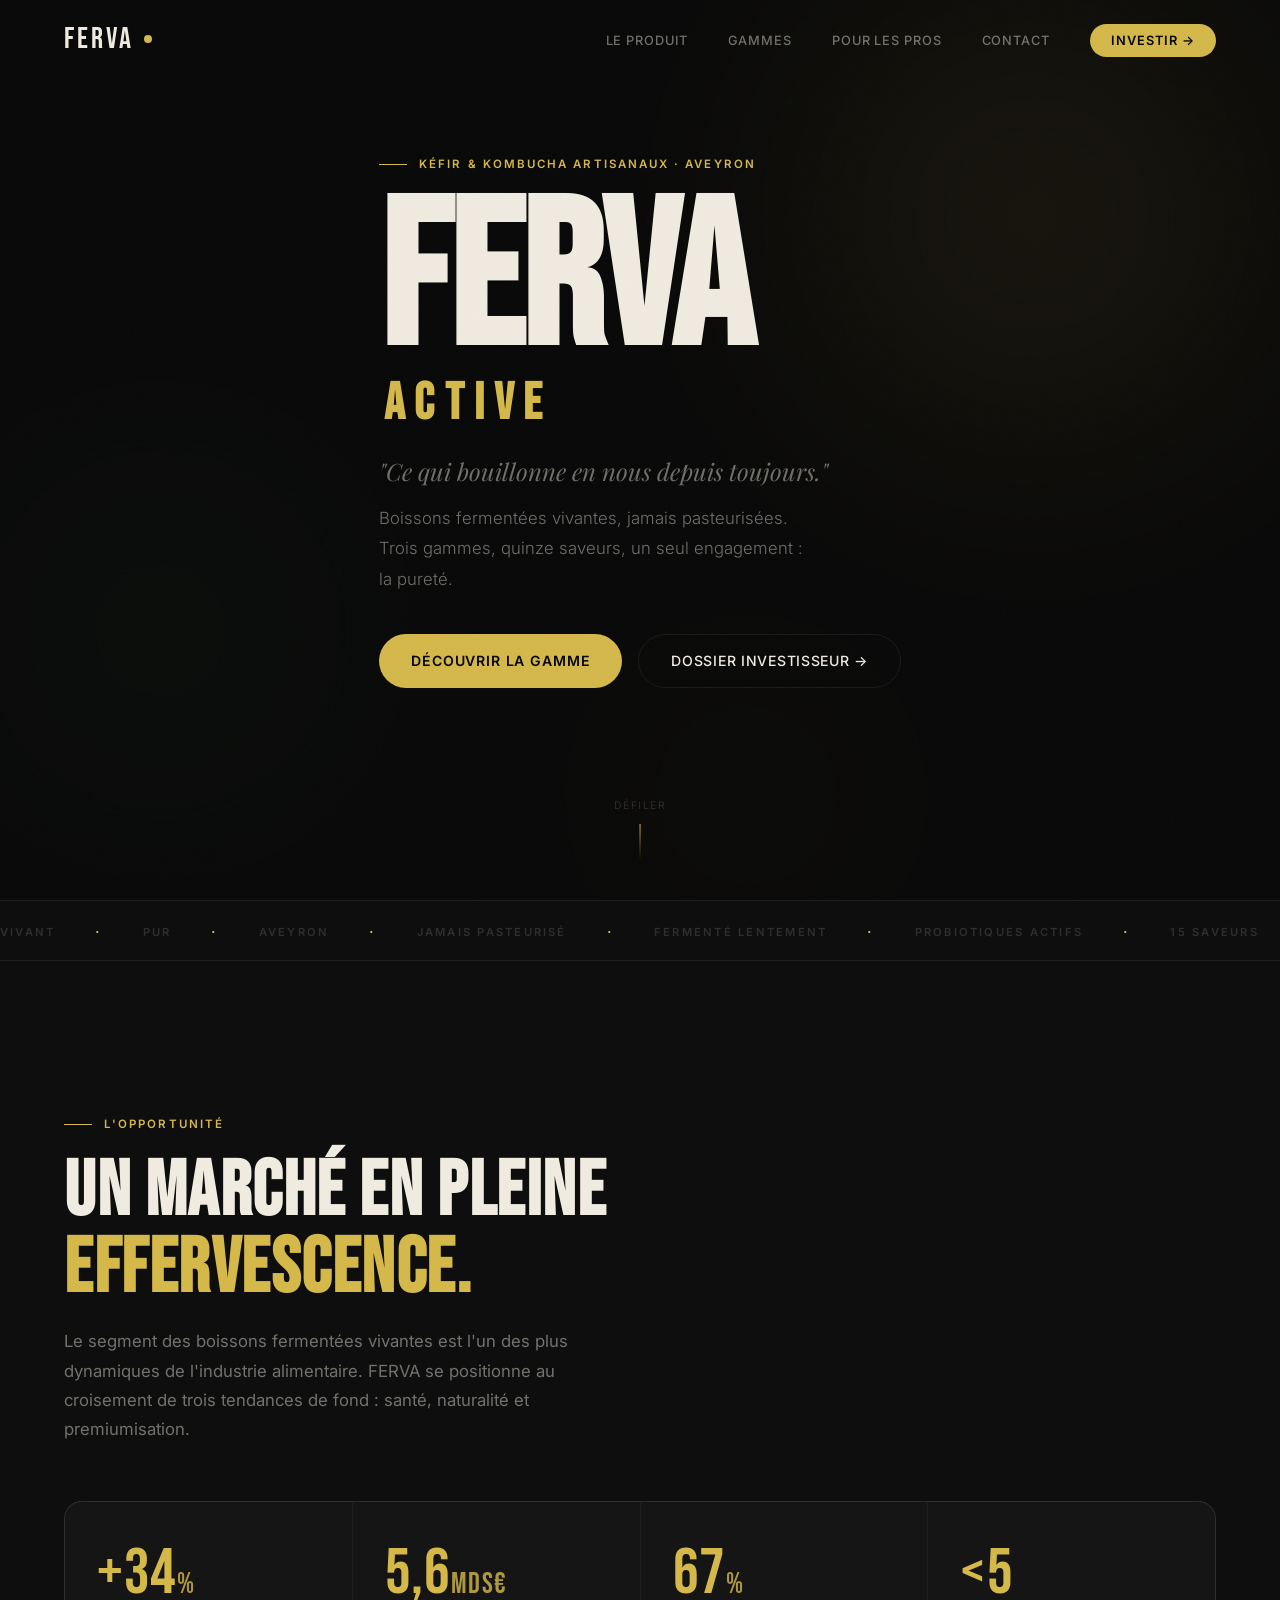
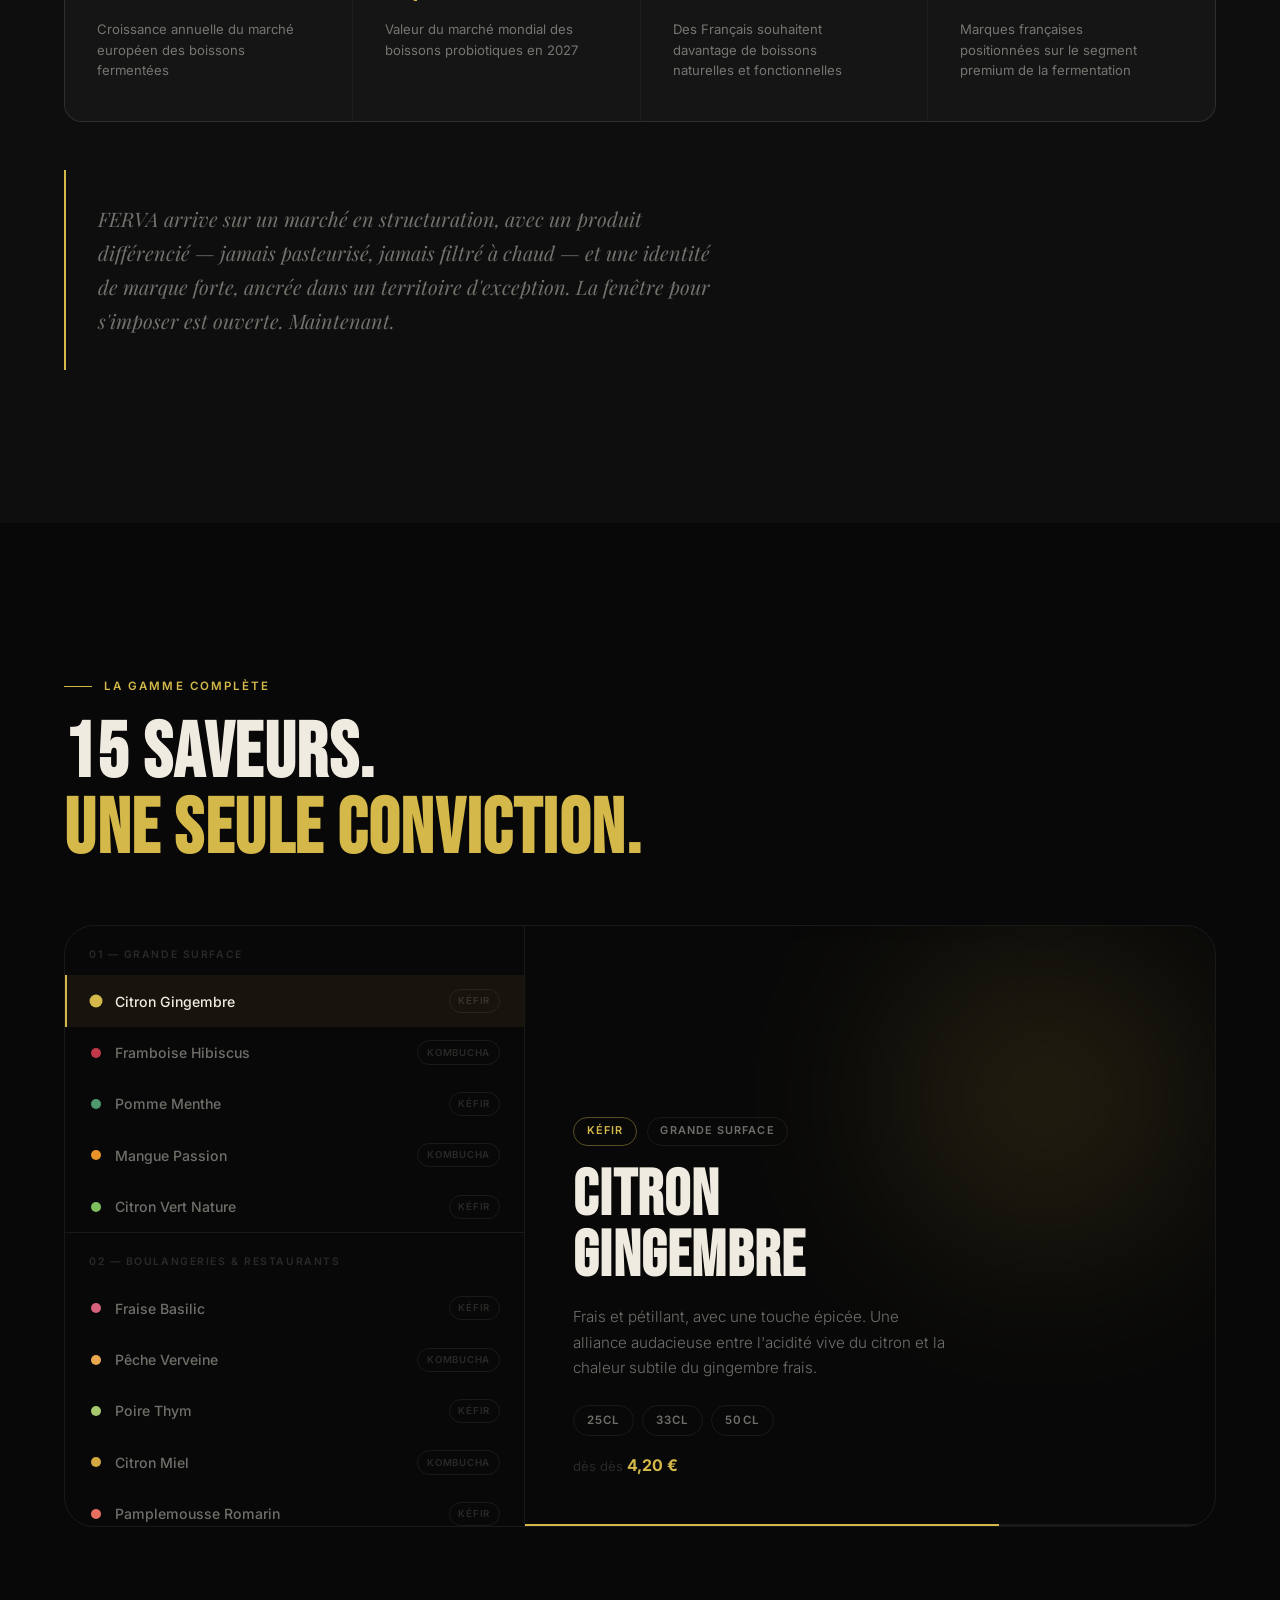
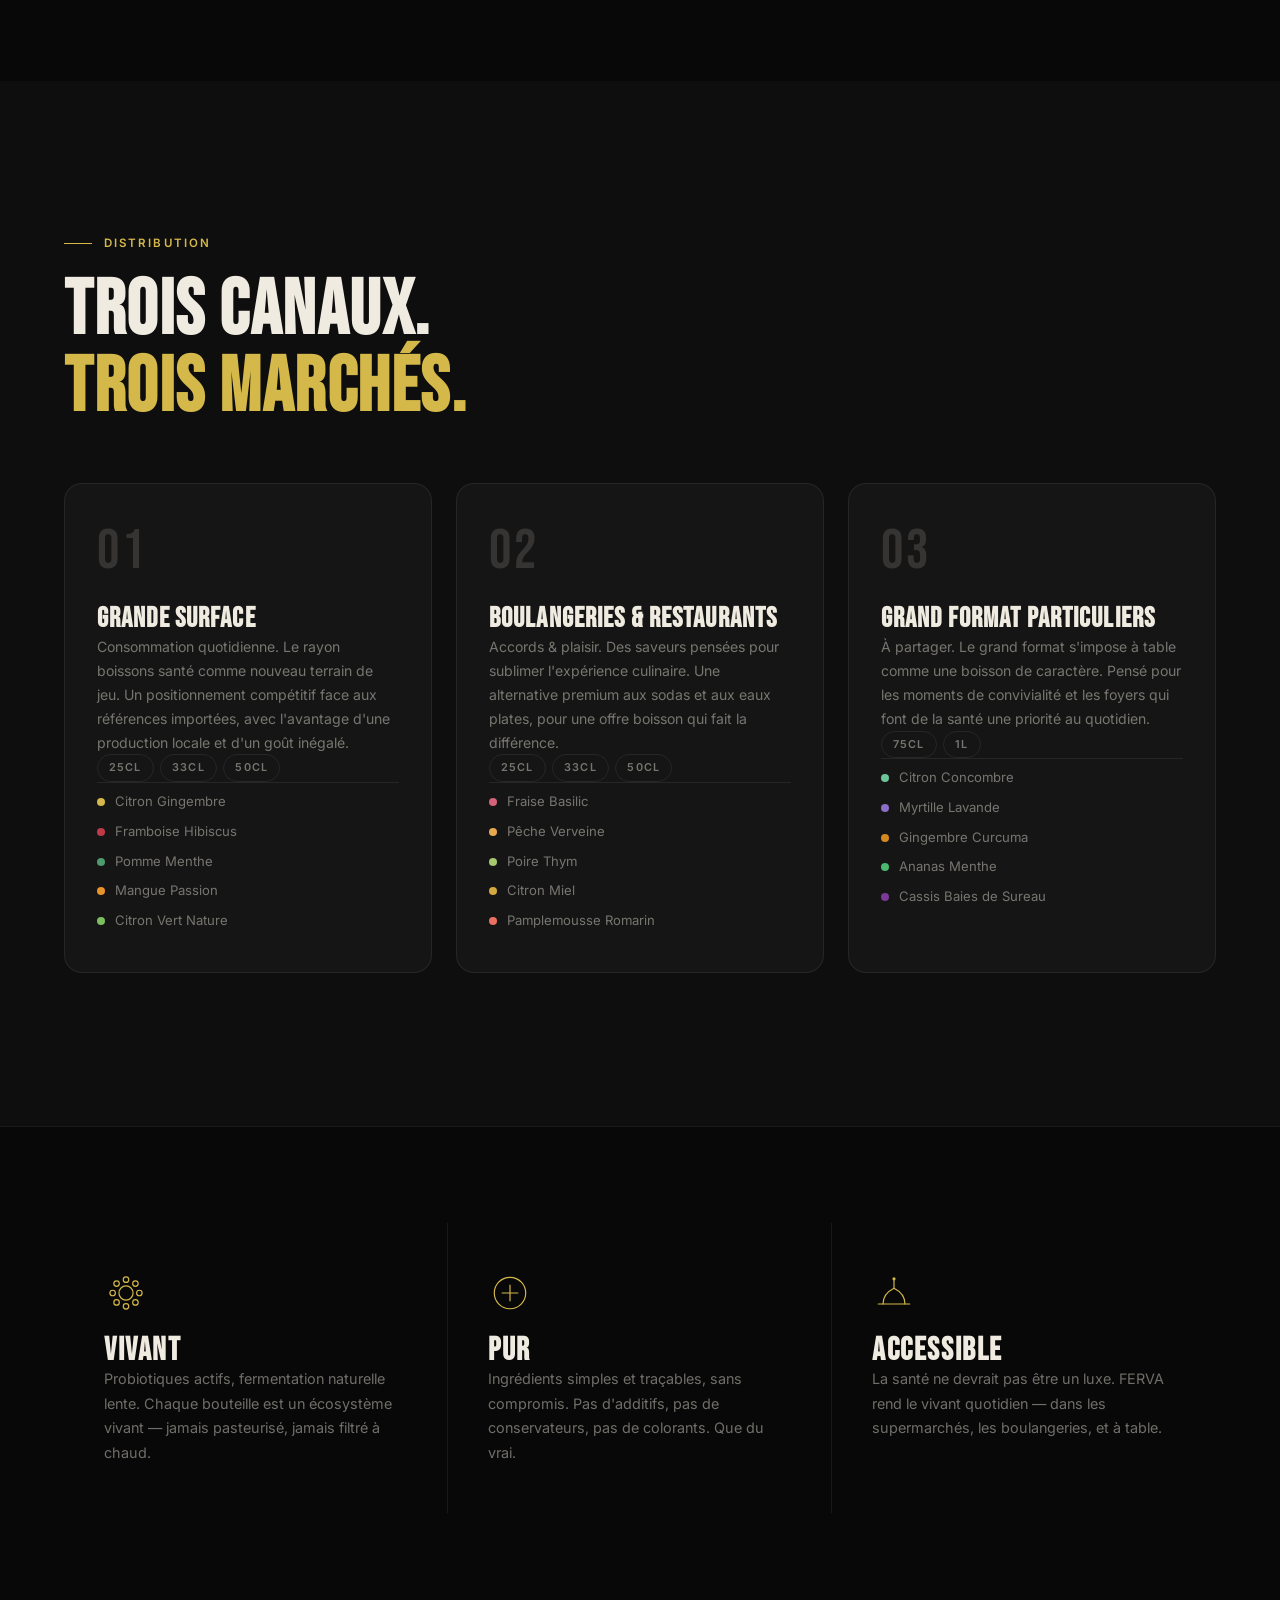
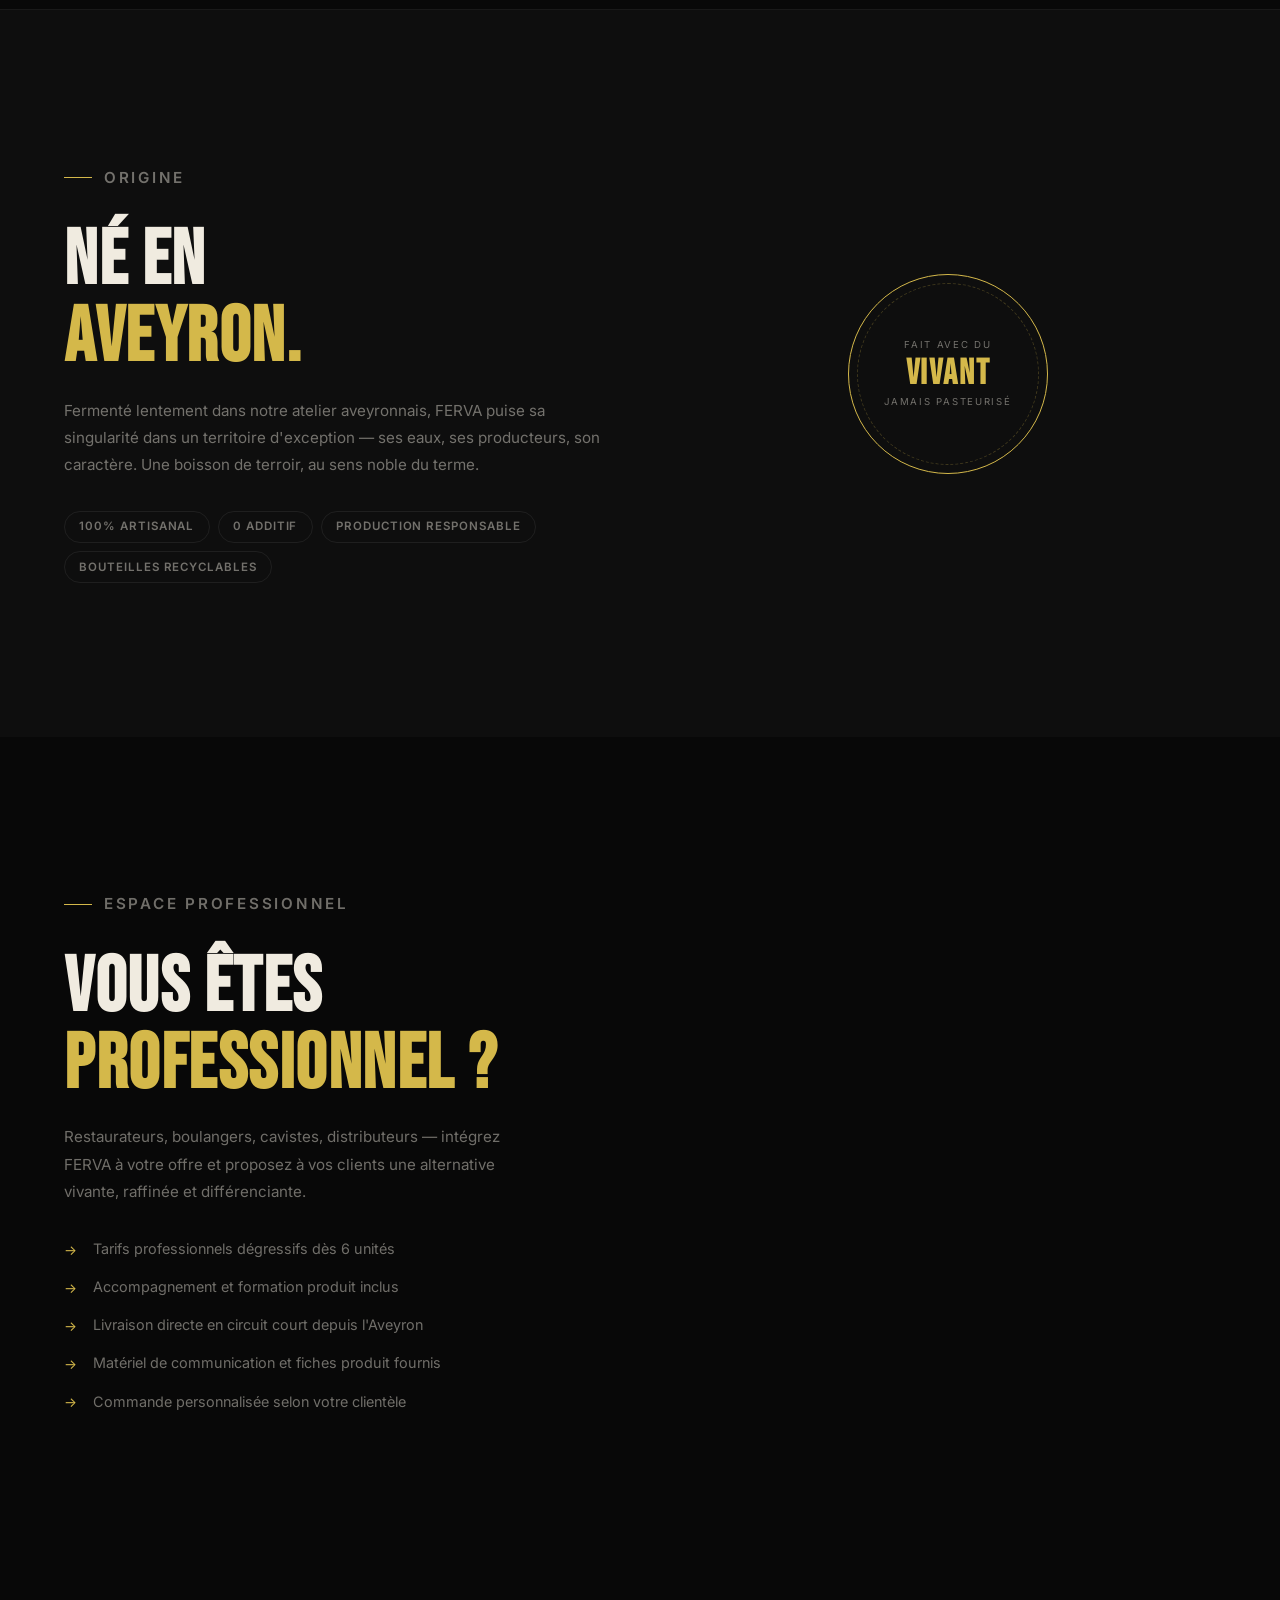
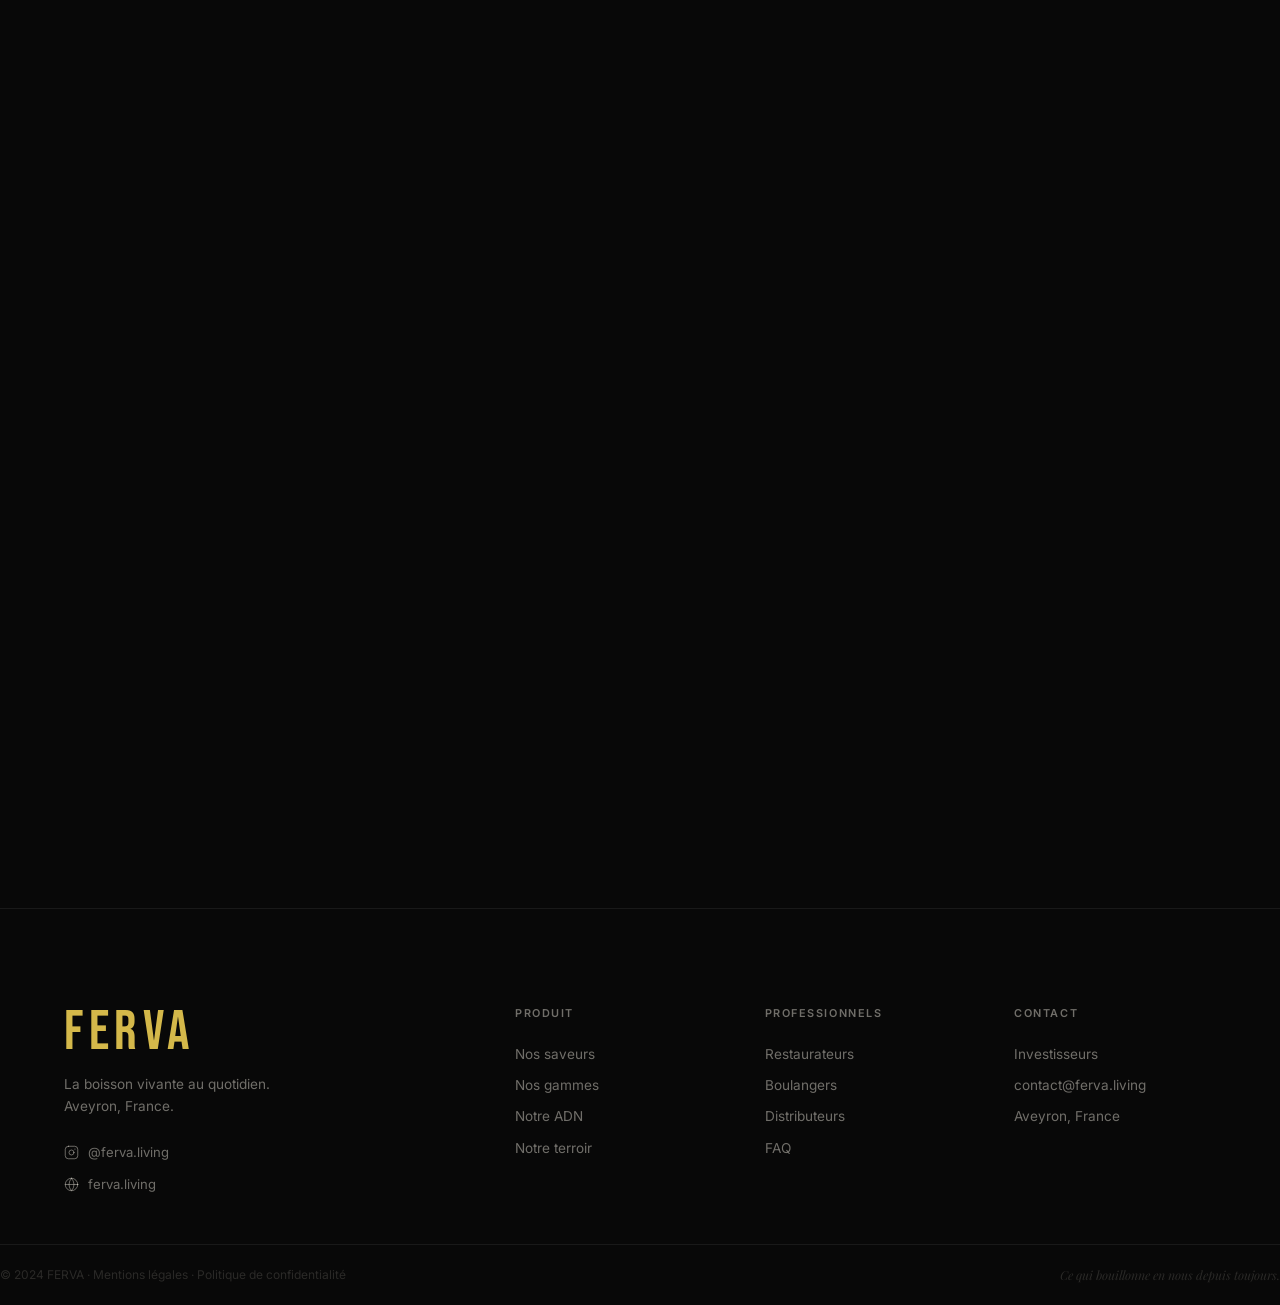
<file: ferva-website/index.html>
<!DOCTYPE html>
<html lang="fr">
<head>
  <meta charset="UTF-8">
  <meta name="viewport" content="width=device-width, initial-scale=1.0">
  <title>FERVA — La Boisson Vivante</title>
  <meta name="description" content="Kéfir et Kombucha artisanaux, Aveyron. 15 saveurs, 3 gammes. Jamais pasteurisé.">
  <link rel="preconnect" href="https://fonts.googleapis.com">
  <link rel="preconnect" href="https://fonts.gstatic.com" crossorigin>
  <link href="https://fonts.googleapis.com/css2?family=Bebas+Neue&family=Inter:ital,wght@0,300;0,400;0,500;0,600;1,300&family=Playfair+Display:ital,wght@0,600;1,400&display=swap" rel="stylesheet">
  <link rel="stylesheet" href="styles.css">
</head>
<body>

<!-- GRAIN -->
<div class="grain" aria-hidden="true"></div>

<!-- ═══════════════════════════════ NAV ══════════════════════════════ -->
<nav id="nav">
  <div class="nav-inner">
    <a href="#hero" class="nav-logo">
      FERVA
      <span class="nav-pulse" id="navPulse"></span>
    </a>
    <ul class="nav-links" id="navLinks">
      <li><a href="#produits">Le Produit</a></li>
      <li><a href="#gamme">Gammes</a></li>
      <li><a href="#pros">Pour les Pros</a></li>
      <li><a href="#contact">Contact</a></li>
      <li><a href="#contact" class="btn-nav">Investir →</a></li>
    </ul>
    <button class="burger" id="burger" aria-label="Menu" aria-expanded="false">
      <span></span><span></span><span></span>
    </button>
  </div>
</nav>

<!-- ══════════════════════════════ HERO ══════════════════════════════ -->
<section id="hero">
  <div class="hero-orbs" aria-hidden="true">
    <div class="orb o1"></div>
    <div class="orb o2"></div>
    <div class="orb o3"></div>
  </div>
  <div class="hero-content">
    <p class="eyebrow">Kéfir &amp; Kombucha Artisanaux · Aveyron</p>
    <h1 class="hero-title">
      <span class="ht-ferva">FERVA</span>
      <span class="ht-active">ACTIVE</span>
    </h1>
    <p class="hero-tagline">"Ce qui bouillonne en nous depuis toujours."</p>
    <p class="hero-sub">Boissons fermentées vivantes, jamais pasteurisées.<br>Trois gammes, quinze saveurs, un seul engagement : la pureté.</p>
    <div class="hero-cta">
      <a href="#produits" class="btn-primary">Découvrir la gamme</a>
      <a href="#contact" class="btn-ghost">Dossier investisseur →</a>
    </div>
  </div>
  <div class="hero-scroll" aria-hidden="true">
    <span>Défiler</span>
    <div class="scroll-bar"></div>
  </div>
</section>

<!-- ═══════════════════════════ TICKER ═══════════════════════════════ -->
<div class="ticker" aria-hidden="true">
  <div class="ticker-track" id="tickerTrack">
    <span>VIVANT</span><span class="sep">·</span>
    <span>PUR</span><span class="sep">·</span>
    <span>AVEYRON</span><span class="sep">·</span>
    <span>JAMAIS PASTEURISÉ</span><span class="sep">·</span>
    <span>FERMENTÉ LENTEMENT</span><span class="sep">·</span>
    <span>PROBIOTIQUES ACTIFS</span><span class="sep">·</span>
    <span>15 SAVEURS</span><span class="sep">·</span>
    <span>3 GAMMES</span><span class="sep">·</span>
    <span>ARTISANAL</span><span class="sep">·</span>
    <span>ZÉRO ADDITIF</span><span class="sep">·</span>
  </div>
</div>

<!-- ══════════════════════════ MARCHÉ ════════════════════════════════ -->
<section id="marche">
  <div class="container">
    <div class="marche-header" data-reveal>
      <p class="eyebrow">L'opportunité</p>
      <h2>Un marché en pleine<br><span class="ac">effervescence.</span></h2>
      <p class="section-sub">Le segment des boissons fermentées vivantes est l'un des plus dynamiques de l'industrie alimentaire. FERVA se positionne au croisement de trois tendances de fond : santé, naturalité et premiumisation.</p>
    </div>
    <div class="stats-grid">
      <div class="stat-card" data-reveal>
        <span class="stat-num">+34<small>%</small></span>
        <span class="stat-label">Croissance annuelle du marché européen des boissons fermentées</span>
      </div>
      <div class="stat-card" data-reveal>
        <span class="stat-num">5,6<small>Mds€</small></span>
        <span class="stat-label">Valeur du marché mondial des boissons probiotiques en 2027</span>
      </div>
      <div class="stat-card" data-reveal>
        <span class="stat-num">67<small>%</small></span>
        <span class="stat-label">Des Français souhaitent davantage de boissons naturelles et fonctionnelles</span>
      </div>
      <div class="stat-card" data-reveal>
        <span class="stat-num">&lt;5</span>
        <span class="stat-label">Marques françaises positionnées sur le segment premium de la fermentation</span>
      </div>
    </div>
    <div class="marche-pitch" data-reveal>
      <p>FERVA arrive sur un marché en structuration, avec un produit différencié — jamais pasteurisé, jamais filtré à chaud — et une identité de marque forte, ancrée dans un territoire d'exception. La fenêtre pour s'imposer est ouverte. Maintenant.</p>
    </div>
  </div>
</section>

<!-- ════════════════════════ PRODUITS ════════════════════════════════ -->
<section id="produits">
  <div class="container">
    <div class="produits-header" data-reveal>
      <p class="eyebrow">La Gamme Complète</p>
      <h2>15 saveurs.<br><span class="ac">Une seule conviction.</span></h2>
    </div>
    <div class="produits-layout">

      <!-- LEFT: Flavor list -->
      <div class="fl-list" id="flavorList">

        <div class="fl-group">
          <span class="fl-group-label">01 — Grande Surface</span>
          <button class="fl-item active" data-index="0">
            <span class="fl-dot" style="--c:#D4B84A"></span>
            <span class="fl-name">Citron Gingembre</span>
            <span class="fl-badge">Kéfir</span>
          </button>
          <button class="fl-item" data-index="1">
            <span class="fl-dot" style="--c:#C0394B"></span>
            <span class="fl-name">Framboise Hibiscus</span>
            <span class="fl-badge">Kombucha</span>
          </button>
          <button class="fl-item" data-index="2">
            <span class="fl-dot" style="--c:#4E9A6F"></span>
            <span class="fl-name">Pomme Menthe</span>
            <span class="fl-badge">Kéfir</span>
          </button>
          <button class="fl-item" data-index="3">
            <span class="fl-dot" style="--c:#E8922A"></span>
            <span class="fl-name">Mangue Passion</span>
            <span class="fl-badge">Kombucha</span>
          </button>
          <button class="fl-item" data-index="4">
            <span class="fl-dot" style="--c:#7DBF5E"></span>
            <span class="fl-name">Citron Vert Nature</span>
            <span class="fl-badge">Kéfir</span>
          </button>
        </div>

        <div class="fl-group">
          <span class="fl-group-label">02 — Boulangeries &amp; Restaurants</span>
          <button class="fl-item" data-index="5">
            <span class="fl-dot" style="--c:#D4627A"></span>
            <span class="fl-name">Fraise Basilic</span>
            <span class="fl-badge">Kéfir</span>
          </button>
          <button class="fl-item" data-index="6">
            <span class="fl-dot" style="--c:#E8A850"></span>
            <span class="fl-name">Pêche Verveine</span>
            <span class="fl-badge">Kombucha</span>
          </button>
          <button class="fl-item" data-index="7">
            <span class="fl-dot" style="--c:#A8C870"></span>
            <span class="fl-name">Poire Thym</span>
            <span class="fl-badge">Kéfir</span>
          </button>
          <button class="fl-item" data-index="8">
            <span class="fl-dot" style="--c:#D4A840"></span>
            <span class="fl-name">Citron Miel</span>
            <span class="fl-badge">Kombucha</span>
          </button>
          <button class="fl-item" data-index="9">
            <span class="fl-dot" style="--c:#E87060"></span>
            <span class="fl-name">Pamplemousse Romarin</span>
            <span class="fl-badge">Kéfir</span>
          </button>
        </div>

        <div class="fl-group">
          <span class="fl-group-label">03 — Grand Format Particuliers</span>
          <button class="fl-item" data-index="10">
            <span class="fl-dot" style="--c:#6EC49A"></span>
            <span class="fl-name">Citron Concombre</span>
            <span class="fl-badge">Kéfir</span>
          </button>
          <button class="fl-item" data-index="11">
            <span class="fl-dot" style="--c:#8B6EC8"></span>
            <span class="fl-name">Myrtille Lavande</span>
            <span class="fl-badge">Kombucha</span>
          </button>
          <button class="fl-item" data-index="12">
            <span class="fl-dot" style="--c:#D48A20"></span>
            <span class="fl-name">Gingembre Curcuma</span>
            <span class="fl-badge">Kéfir</span>
          </button>
          <button class="fl-item" data-index="13">
            <span class="fl-dot" style="--c:#4AB870"></span>
            <span class="fl-name">Ananas Menthe</span>
            <span class="fl-badge">Kombucha</span>
          </button>
          <button class="fl-item" data-index="14">
            <span class="fl-dot" style="--c:#7A3A9A"></span>
            <span class="fl-name">Cassis Baies de Sureau</span>
            <span class="fl-badge">Kombucha</span>
          </button>
        </div>

      </div>

      <!-- RIGHT: Display -->
      <div class="fl-display" id="flavorDisplay">
        <div class="fl-orb" id="flavorOrb"></div>
        <div class="fl-display-content">
          <div class="fl-display-meta">
            <span class="fl-display-type" id="dType">Kéfir</span>
            <span class="fl-display-gamme" id="dGamme">Grande Surface</span>
          </div>
          <h3 class="fl-display-name" id="dName">Citron<br>Gingembre</h3>
          <p class="fl-display-desc" id="dDesc">Frais et pétillant, avec une touche épicée. Une alliance audacieuse entre l'acidité vive du citron et la chaleur subtile du gingembre frais.</p>
          <div class="fl-display-formats" id="dFormats">
            <span>25cl</span><span>33cl</span><span>50cl</span>
          </div>
          <div class="fl-display-price" id="dPrice">
            dès <strong>4,20 €</strong>
          </div>
        </div>
        <div class="fl-progress">
          <div class="fl-progress-bar" id="flProgressBar"></div>
        </div>
      </div>

    </div>
  </div>
</section>

<!-- ═══════════════════════════ GAMME ════════════════════════════════ -->
<section id="gamme">
  <div class="container">
    <div class="gamme-header" data-reveal>
      <p class="eyebrow">Distribution</p>
      <h2>Trois canaux.<br><span class="ac">Trois marchés.</span></h2>
    </div>
    <div class="gamme-grid">

      <div class="gamme-card" data-reveal>
        <div class="gamme-num">01</div>
        <div class="gamme-body">
          <h3>Grande Surface</h3>
          <p class="gamme-pitch">Consommation quotidienne. Le rayon boissons santé comme nouveau terrain de jeu. Un positionnement compétitif face aux références importées, avec l'avantage d'une production locale et d'un goût inégalé.</p>
          <div class="gamme-formats">
            <span>25cl</span><span>33cl</span><span>50cl</span>
          </div>
          <ul class="gamme-flavors">
            <li><span style="background:#D4B84A"></span> Citron Gingembre</li>
            <li><span style="background:#C0394B"></span> Framboise Hibiscus</li>
            <li><span style="background:#4E9A6F"></span> Pomme Menthe</li>
            <li><span style="background:#E8922A"></span> Mangue Passion</li>
            <li><span style="background:#7DBF5E"></span> Citron Vert Nature</li>
          </ul>
        </div>
      </div>

      <div class="gamme-card" data-reveal>
        <div class="gamme-num">02</div>
        <div class="gamme-body">
          <h3>Boulangeries &amp; Restaurants</h3>
          <p class="gamme-pitch">Accords &amp; plaisir. Des saveurs pensées pour sublimer l'expérience culinaire. Une alternative premium aux sodas et aux eaux plates, pour une offre boisson qui fait la différence.</p>
          <div class="gamme-formats">
            <span>25cl</span><span>33cl</span><span>50cl</span>
          </div>
          <ul class="gamme-flavors">
            <li><span style="background:#D4627A"></span> Fraise Basilic</li>
            <li><span style="background:#E8A850"></span> Pêche Verveine</li>
            <li><span style="background:#A8C870"></span> Poire Thym</li>
            <li><span style="background:#D4A840"></span> Citron Miel</li>
            <li><span style="background:#E87060"></span> Pamplemousse Romarin</li>
          </ul>
        </div>
      </div>

      <div class="gamme-card" data-reveal>
        <div class="gamme-num">03</div>
        <div class="gamme-body">
          <h3>Grand Format Particuliers</h3>
          <p class="gamme-pitch">À partager. Le grand format s'impose à table comme une boisson de caractère. Pensé pour les moments de convivialité et les foyers qui font de la santé une priorité au quotidien.</p>
          <div class="gamme-formats">
            <span>75cl</span><span>1L</span>
          </div>
          <ul class="gamme-flavors">
            <li><span style="background:#6EC49A"></span> Citron Concombre</li>
            <li><span style="background:#8B6EC8"></span> Myrtille Lavande</li>
            <li><span style="background:#D48A20"></span> Gingembre Curcuma</li>
            <li><span style="background:#4AB870"></span> Ananas Menthe</li>
            <li><span style="background:#7A3A9A"></span> Cassis Baies de Sureau</li>
          </ul>
        </div>
      </div>

    </div>
  </div>
</section>

<!-- ══════════════════════════ VALEURS ═══════════════════════════════ -->
<section id="valeurs">
  <div class="container">
    <div class="valeurs-grid">
      <div class="valeur" data-reveal>
        <div class="valeur-icon">
          <svg viewBox="0 0 56 56" fill="none"><circle cx="28" cy="28" r="9" stroke="currentColor" stroke-width="1.5"/><circle cx="28" cy="11" r="3.5" stroke="currentColor" stroke-width="1.5"/><circle cx="28" cy="45" r="3.5" stroke="currentColor" stroke-width="1.5"/><circle cx="11" cy="28" r="3.5" stroke="currentColor" stroke-width="1.5"/><circle cx="45" cy="28" r="3.5" stroke="currentColor" stroke-width="1.5"/><circle cx="16" cy="16" r="3.5" stroke="currentColor" stroke-width="1.5"/><circle cx="40" cy="40" r="3.5" stroke="currentColor" stroke-width="1.5"/><circle cx="40" cy="16" r="3.5" stroke="currentColor" stroke-width="1.5"/><circle cx="16" cy="40" r="3.5" stroke="currentColor" stroke-width="1.5"/></svg>
        </div>
        <div>
          <h3>Vivant</h3>
          <p>Probiotiques actifs, fermentation naturelle lente. Chaque bouteille est un écosystème vivant — jamais pasteurisé, jamais filtré à chaud.</p>
        </div>
      </div>
      <div class="valeur" data-reveal>
        <div class="valeur-icon">
          <svg viewBox="0 0 56 56" fill="none"><path d="M28 8C16 8 8 18 8 28C8 38 16 48 28 48C40 48 48 38 48 28C48 18 40 8 28 8Z" stroke="currentColor" stroke-width="1.5"/><path d="M18 28H38M28 18V38" stroke="currentColor" stroke-width="1.5" stroke-linecap="round"/></svg>
        </div>
        <div>
          <h3>Pur</h3>
          <p>Ingrédients simples et traçables, sans compromis. Pas d'additifs, pas de conservateurs, pas de colorants. Que du vrai.</p>
        </div>
      </div>
      <div class="valeur" data-reveal>
        <div class="valeur-icon">
          <svg viewBox="0 0 56 56" fill="none"><path d="M14 42C14 32 20 26 28 22C36 26 42 32 42 42" stroke="currentColor" stroke-width="1.5" stroke-linecap="round"/><path d="M28 22V12" stroke="currentColor" stroke-width="1.5" stroke-linecap="round"/><circle cx="28" cy="10" r="2" fill="currentColor"/><path d="M8 42H48" stroke="currentColor" stroke-width="1.5" stroke-linecap="round"/></svg>
        </div>
        <div>
          <h3>Accessible</h3>
          <p>La santé ne devrait pas être un luxe. FERVA rend le vivant quotidien — dans les supermarchés, les boulangeries, et à table.</p>
        </div>
      </div>
    </div>
  </div>
</section>

<!-- ═══════════════════════════ TERROIR ══════════════════════════════ -->
<section id="terroir">
  <div class="container">
    <div class="terroir-inner" data-reveal>
      <div class="terroir-text">
        <p class="eyebrow">Origine</p>
        <h2>Né en<br><span class="ac">Aveyron.</span></h2>
        <p>Fermenté lentement dans notre atelier aveyronnais, FERVA puise sa singularité dans un territoire d'exception — ses eaux, ses producteurs, son caractère. Une boisson de terroir, au sens noble du terme.</p>
        <div class="terroir-tags">
          <span>100% Artisanal</span>
          <span>0 Additif</span>
          <span>Production responsable</span>
          <span>Bouteilles recyclables</span>
        </div>
      </div>
      <div class="terroir-badge-wrap">
        <div class="terroir-badge">
          <div class="tb-ring">
            <span>FAIT AVEC DU</span>
            <strong>VIVANT</strong>
            <span>JAMAIS PASTEURISÉ</span>
          </div>
        </div>
      </div>
    </div>
  </div>
</section>

<!-- ════════════════════════════ PROS ════════════════════════════════ -->
<section id="pros">
  <div class="container">
    <div class="pros-inner">
      <div class="pros-text" data-reveal>
        <p class="eyebrow">Espace Professionnel</p>
        <h2>Vous êtes<br><span class="ac">professionnel ?</span></h2>
        <p>Restaurateurs, boulangers, cavistes, distributeurs — intégrez FERVA à votre offre et proposez à vos clients une alternative vivante, raffinée et différenciante.</p>
        <ul class="pros-benefits">
          <li>
            <span class="pros-icon">→</span>
            <span>Tarifs professionnels dégressifs dès 6 unités</span>
          </li>
          <li>
            <span class="pros-icon">→</span>
            <span>Accompagnement et formation produit inclus</span>
          </li>
          <li>
            <span class="pros-icon">→</span>
            <span>Livraison directe en circuit court depuis l'Aveyron</span>
          </li>
          <li>
            <span class="pros-icon">→</span>
            <span>Matériel de communication et fiches produit fournis</span>
          </li>
          <li>
            <span class="pros-icon">→</span>
            <span>Commande personnalisée selon votre clientèle</span>
          </li>
        </ul>
      </div>
      <div class="pros-form-wrap" data-reveal>
        <form class="pros-form" id="prosForm">
          <h3>Prendre contact</h3>
          <div class="form-row">
            <div class="fg">
              <label for="p-nom">Nom</label>
              <input type="text" id="p-nom" placeholder="Dupont" required>
            </div>
            <div class="fg">
              <label for="p-societe">Établissement</label>
              <input type="text" id="p-societe" placeholder="Boulangerie Martin" required>
            </div>
          </div>
          <div class="fg">
            <label for="p-email">Email professionnel</label>
            <input type="email" id="p-email" placeholder="contact@etablissement.fr" required>
          </div>
          <div class="fg">
            <label for="p-type">Vous êtes…</label>
            <select id="p-type">
              <option value="">Sélectionner votre activité</option>
              <option>Restaurateur</option>
              <option>Boulanger / Pâtissier</option>
              <option>Caviste / Épicerie fine</option>
              <option>Distributeur / Grossiste</option>
              <option>Grande surface</option>
              <option>Autre</option>
            </select>
          </div>
          <div class="fg">
            <label for="p-msg">Votre besoin</label>
            <textarea id="p-msg" rows="3" placeholder="Volume approximatif, fréquence de commande, saveurs souhaitées…"></textarea>
          </div>
          <button type="submit" class="btn-primary btn-full">Envoyer la demande</button>
          <p class="form-legal">Réponse garantie sous 48h ouvrées.</p>
        </form>
      </div>
    </div>
  </div>
</section>

<!-- ═══════════════════════════ FAQ ══════════════════════════════════ -->
<section id="faq">
  <div class="container">
    <div class="faq-header" data-reveal>
      <p class="eyebrow">Questions fréquentes</p>
      <h2>Tout savoir sur<br><span class="ac">le vivant.</span></h2>
    </div>
    <div class="faq-list" data-reveal>

      <div class="faq-item">
        <button class="faq-q">
          <span>Qu'est-ce que le kéfir et le kombucha ?</span>
          <span class="faq-icon">+</span>
        </button>
        <div class="faq-a">
          <p>Le kéfir est une boisson fermentée à base d'eau ou de lait, obtenue par l'action de cultures bactériennes et de levures. Le kombucha est produit par la fermentation de thé sucré via une souche symbiotique (SCOBY). Les deux sont riches en probiotiques naturels, bénéfiques pour la flore intestinale.</p>
        </div>
      </div>

      <div class="faq-item">
        <button class="faq-q">
          <span>Pourquoi "jamais pasteurisé" est-il important ?</span>
          <span class="faq-icon">+</span>
        </button>
        <div class="faq-a">
          <p>La pasteurisation chauffe le produit à haute température pour éliminer les bactéries — y compris les probiotiques bénéfiques. Chez FERVA, nous ne pasteurisons jamais nos boissons, ce qui préserve l'intégralité des cultures vivantes. C'est ce qui fait de chaque bouteille une boisson réellement vivante et fonctionnelle.</p>
        </div>
      </div>

      <div class="faq-item">
        <button class="faq-q">
          <span>Comment conserver les boissons FERVA ?</span>
          <span class="faq-icon">+</span>
        </button>
        <div class="faq-a">
          <p>Les boissons FERVA doivent être conservées au réfrigérateur entre 2°C et 6°C, à l'abri de la lumière directe. Elles se conservent plusieurs semaines. Une fois ouverte, une bouteille se consomme dans les 48h. Il est normal d'observer une légère effervescence naturelle à l'ouverture — c'est le signe de la vivacité du produit.</p>
        </div>
      </div>

      <div class="faq-item">
        <button class="faq-q">
          <span>FERVA convient-il à tous, y compris les enfants ?</span>
          <span class="faq-icon">+</span>
        </button>
        <div class="faq-a">
          <p>FERVA est conçu pour tous les adultes en bonne santé. Pour les enfants, nous recommandons de consulter un médecin avant introduction, notamment pour le kombucha (légèrement fermenté). Le kéfir d'eau est en revanche traditionnellement consommé en famille. Nos boissons sont sans alcool (moins de 0,5% vol.).</p>
        </div>
      </div>

      <div class="faq-item">
        <button class="faq-q">
          <span>Quels sont les bienfaits des probiotiques FERVA ?</span>
          <span class="faq-icon">+</span>
        </button>
        <div class="faq-a">
          <p>Les probiotiques naturellement présents dans FERVA soutiennent l'équilibre du microbiote intestinal, qui joue un rôle clé dans la digestion, l'immunité et le bien-être général. Chaque bouteille contient des milliards de micro-organismes actifs, issus d'une fermentation lente et naturelle — sans ajout de culture industrielle.</p>
        </div>
      </div>

      <div class="faq-item">
        <button class="faq-q">
          <span>Où sera commercialisé FERVA ?</span>
          <span class="faq-icon">+</span>
        </button>
        <div class="faq-a">
          <p>FERVA sera commercialisé via trois canaux : la grande distribution (supermarchés et hypermarchés), les boulangeries et restaurants partenaires, et en direct via notre boutique en ligne. Le lancement est prévu en priorité sur la région Occitanie et Sud de France, avec une expansion nationale en phase deux.</p>
        </div>
      </div>

    </div>
  </div>
</section>

<!-- ═══════════════════════════ CONTACT ══════════════════════════════ -->
<section id="contact">
  <div class="container">
    <div class="contact-header" data-reveal>
      <p class="eyebrow">Investisseurs</p>
      <h2>Rejoindre<br><span class="ac">l'aventure.</span></h2>
      <p class="section-sub">FERVA cherche ses premiers partenaires pour accompagner le lancement et le déploiement national. Prenez contact pour recevoir notre dossier complet.</p>
    </div>
    <div class="contact-grid">
      <div class="contact-highlights" data-reveal>
        <div class="ch-item">
          <strong>Le produit</strong>
          <p>15 saveurs développées, recettes finalisées. Production artisanale opérationnelle en Aveyron.</p>
        </div>
        <div class="ch-item">
          <strong>Le marché</strong>
          <p>Segment premium des boissons fermentées, sous-exploité par les marques françaises. Croissance à deux chiffres.</p>
        </div>
        <div class="ch-item">
          <strong>Le modèle</strong>
          <p>Trois gammes de distribution complémentaires. Prix consommateur entre 4,20 € (33cl) et 8,50 € (75cl).</p>
        </div>
        <div class="ch-item">
          <strong>L'équipe</strong>
          <p>Passionnés du vivant, ancrés en Aveyron. Un projet né d'une conviction profonde et d'un savoir-faire artisanal authentique.</p>
        </div>
      </div>
      <div class="contact-form-wrap" data-reveal>
        <form class="contact-form" id="investForm">
          <div class="form-row">
            <div class="fg">
              <label for="i-prenom">Prénom</label>
              <input type="text" id="i-prenom" placeholder="Marie" required>
            </div>
            <div class="fg">
              <label for="i-nom">Nom</label>
              <input type="text" id="i-nom" placeholder="Martin" required>
            </div>
          </div>
          <div class="fg">
            <label for="i-societe">Société / Fonds</label>
            <input type="text" id="i-societe" placeholder="Ex : Fonds Horizon">
          </div>
          <div class="fg">
            <label for="i-email">Email</label>
            <input type="email" id="i-email" placeholder="votre@email.fr" required>
          </div>
          <div class="fg">
            <label for="i-tel">Téléphone</label>
            <input type="tel" id="i-tel" placeholder="+33 6 00 00 00 00">
          </div>
          <div class="fg">
            <label for="i-msg">Message</label>
            <textarea id="i-msg" rows="4" placeholder="Votre intérêt, votre profil, vos questions…"></textarea>
          </div>
          <button type="submit" class="btn-primary btn-full">Recevoir le dossier investisseur</button>
        </form>
      </div>
    </div>
  </div>
</section>

<!-- ══════════════════════════ FOOTER ════════════════════════════════ -->
<footer id="footer">
  <div class="container footer-inner">
    <div class="footer-brand">
      <div class="footer-logo">FERVA</div>
      <p>La boisson vivante au quotidien.<br>Aveyron, France.</p>
      <div class="footer-socials">
        <a href="https://instagram.com/ferva.living" target="_blank" rel="noopener">
          <svg viewBox="0 0 24 24" fill="none" stroke="currentColor" stroke-width="1.5" stroke-linecap="round">
            <rect x="2" y="2" width="20" height="20" rx="5"/><circle cx="12" cy="12" r="4"/>
            <circle cx="17.5" cy="6.5" r="1" fill="currentColor" stroke="none"/>
          </svg>
          @ferva.living
        </a>
        <a href="https://ferva.living" target="_blank" rel="noopener">
          <svg viewBox="0 0 24 24" fill="none" stroke="currentColor" stroke-width="1.5" stroke-linecap="round">
            <circle cx="12" cy="12" r="10"/>
            <path d="M2 12h20M12 2a15.3 15.3 0 0 1 4 10 15.3 15.3 0 0 1-4 10 15.3 15.3 0 0 1-4-10 15.3 15.3 0 0 1 4-10z"/>
          </svg>
          ferva.living
        </a>
      </div>
    </div>
    <nav class="footer-nav" aria-label="Navigation pied de page">
      <h5>Produit</h5>
      <ul>
        <li><a href="#produits">Nos saveurs</a></li>
        <li><a href="#gamme">Nos gammes</a></li>
        <li><a href="#valeurs">Notre ADN</a></li>
        <li><a href="#terroir">Notre terroir</a></li>
      </ul>
    </nav>
    <nav class="footer-nav" aria-label="Navigation professionnels">
      <h5>Professionnels</h5>
      <ul>
        <li><a href="#pros">Restaurateurs</a></li>
        <li><a href="#pros">Boulangers</a></li>
        <li><a href="#pros">Distributeurs</a></li>
        <li><a href="#faq">FAQ</a></li>
      </ul>
    </nav>
    <nav class="footer-nav" aria-label="Navigation contact">
      <h5>Contact</h5>
      <ul>
        <li><a href="#contact">Investisseurs</a></li>
        <li><a href="mailto:contact@ferva.living">contact@ferva.living</a></li>
        <li>Aveyron, France</li>
      </ul>
    </nav>
  </div>
  <div class="footer-bottom">
    <p>© 2024 FERVA · <a href="#">Mentions légales</a> · <a href="#">Politique de confidentialité</a></p>
    <p class="footer-tagline">Ce qui bouillonne en nous depuis toujours.</p>
  </div>
</footer>

<script src="script.js"></script>
</body>
</html>
</file>
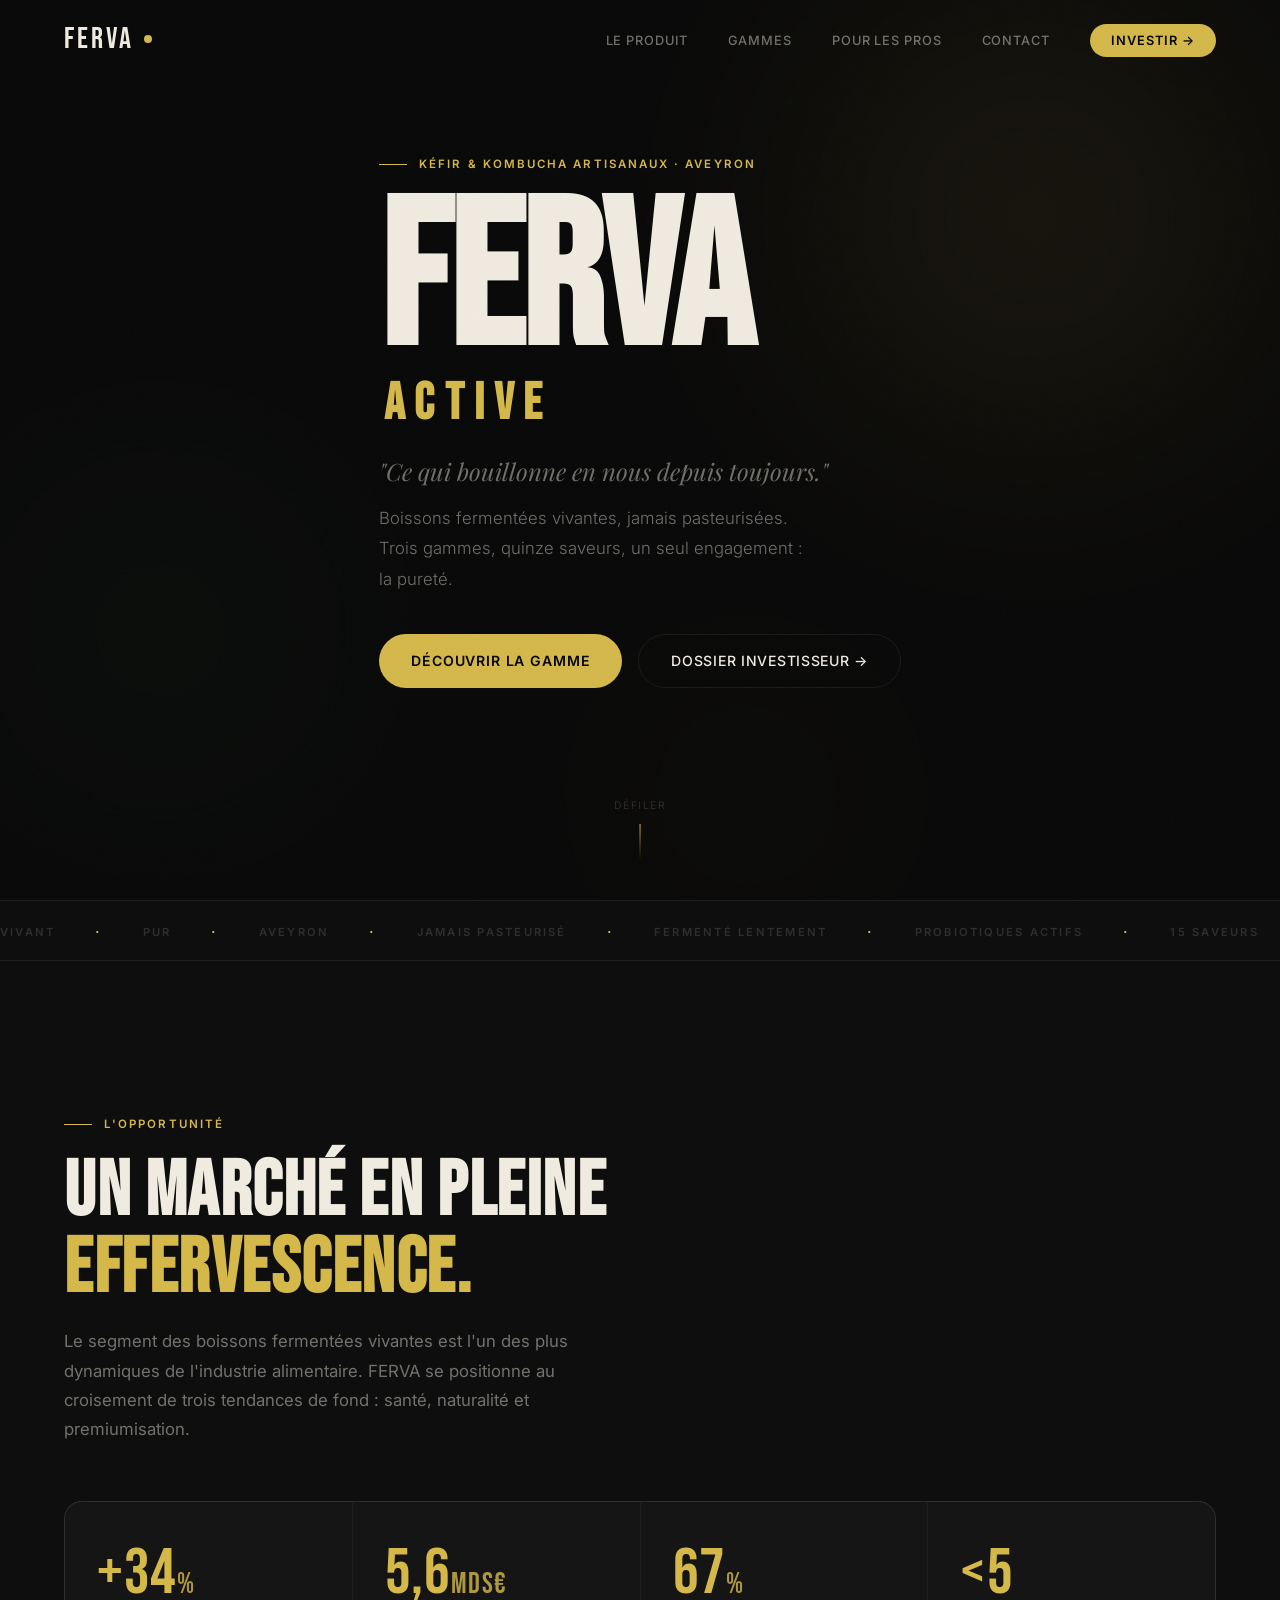
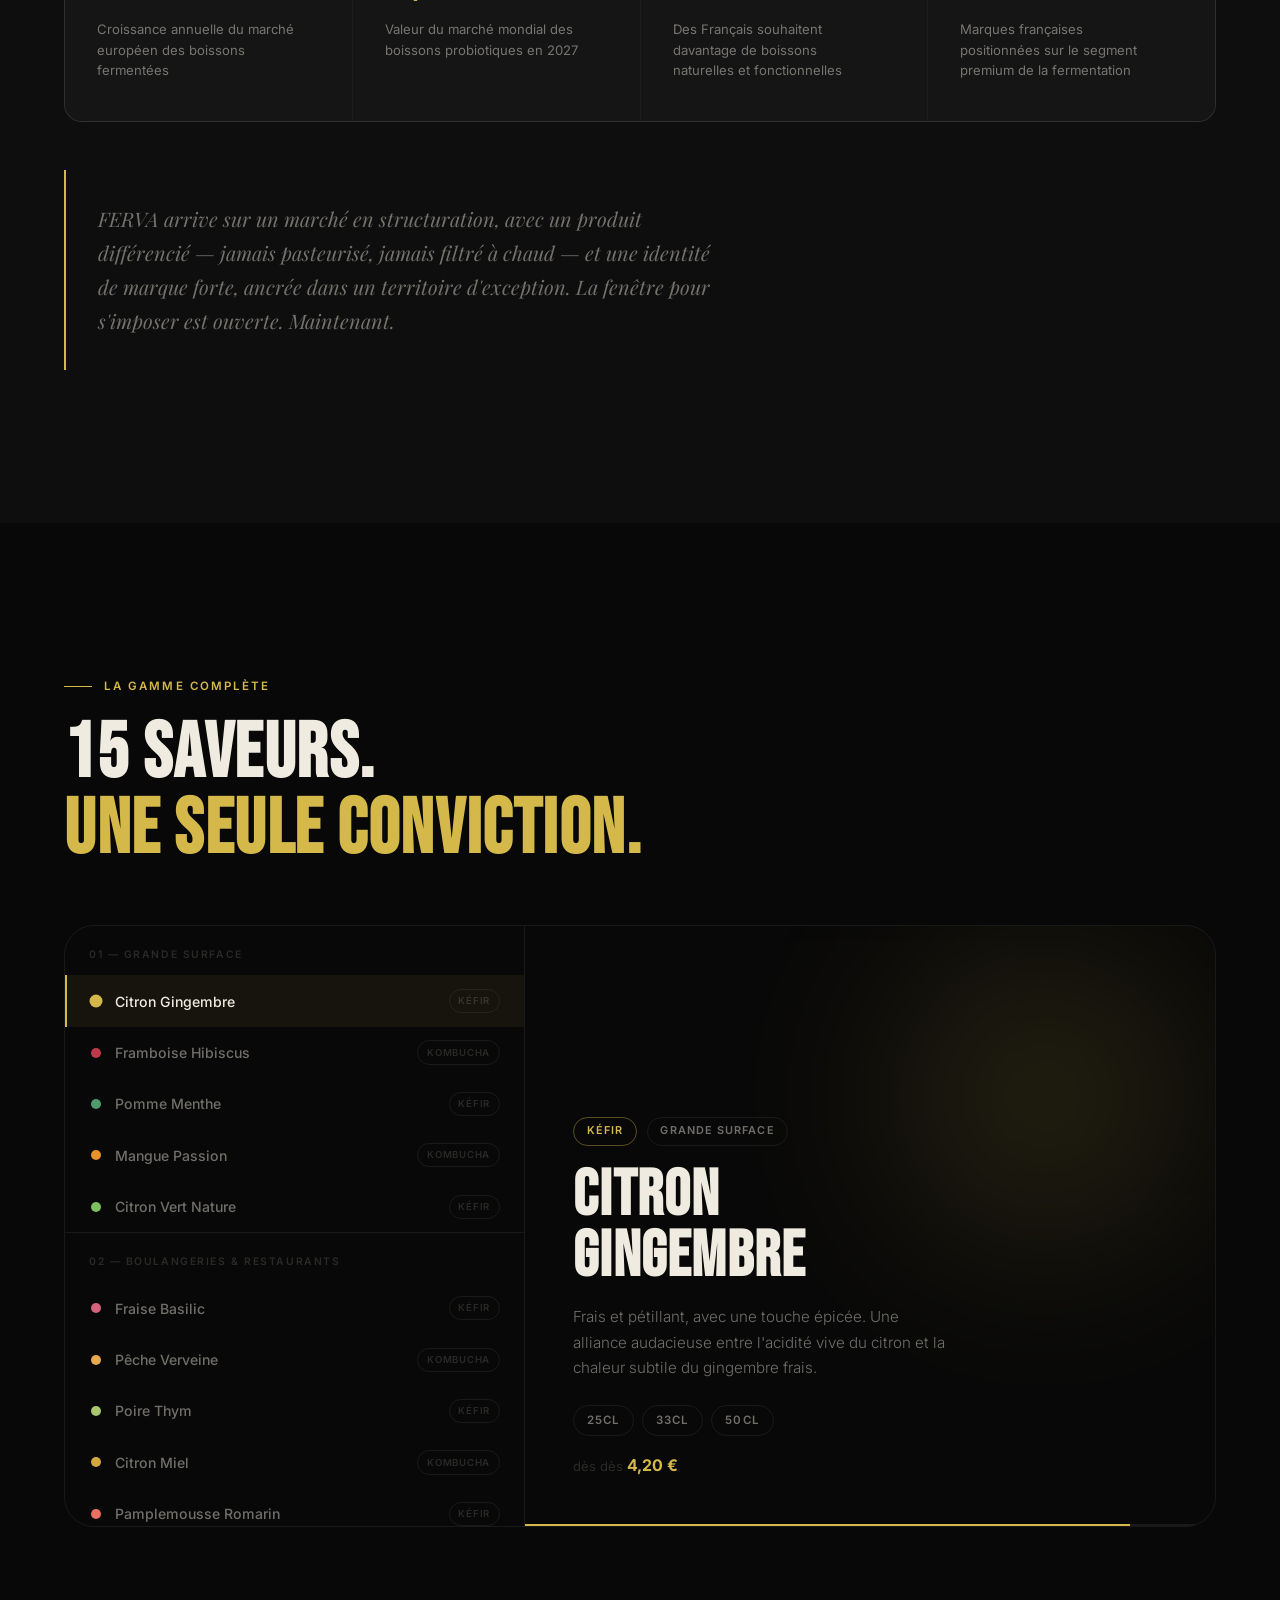
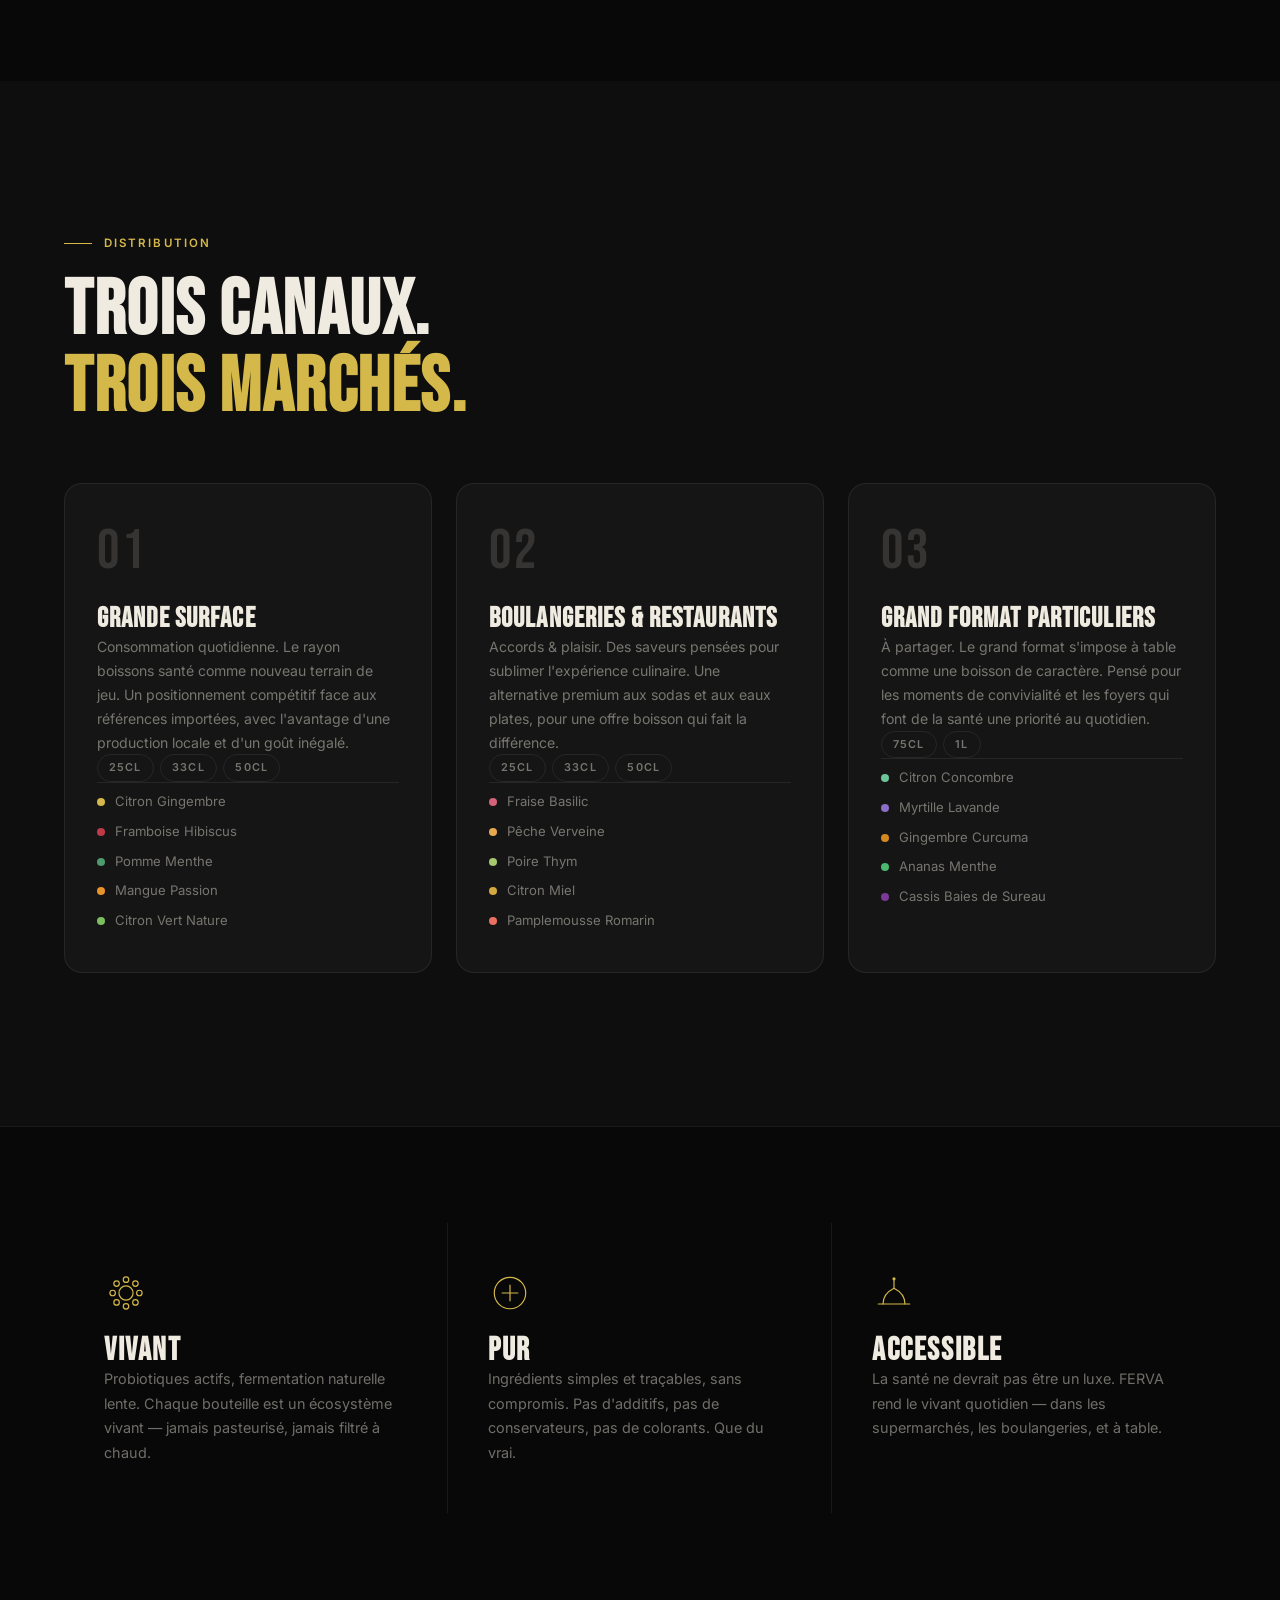
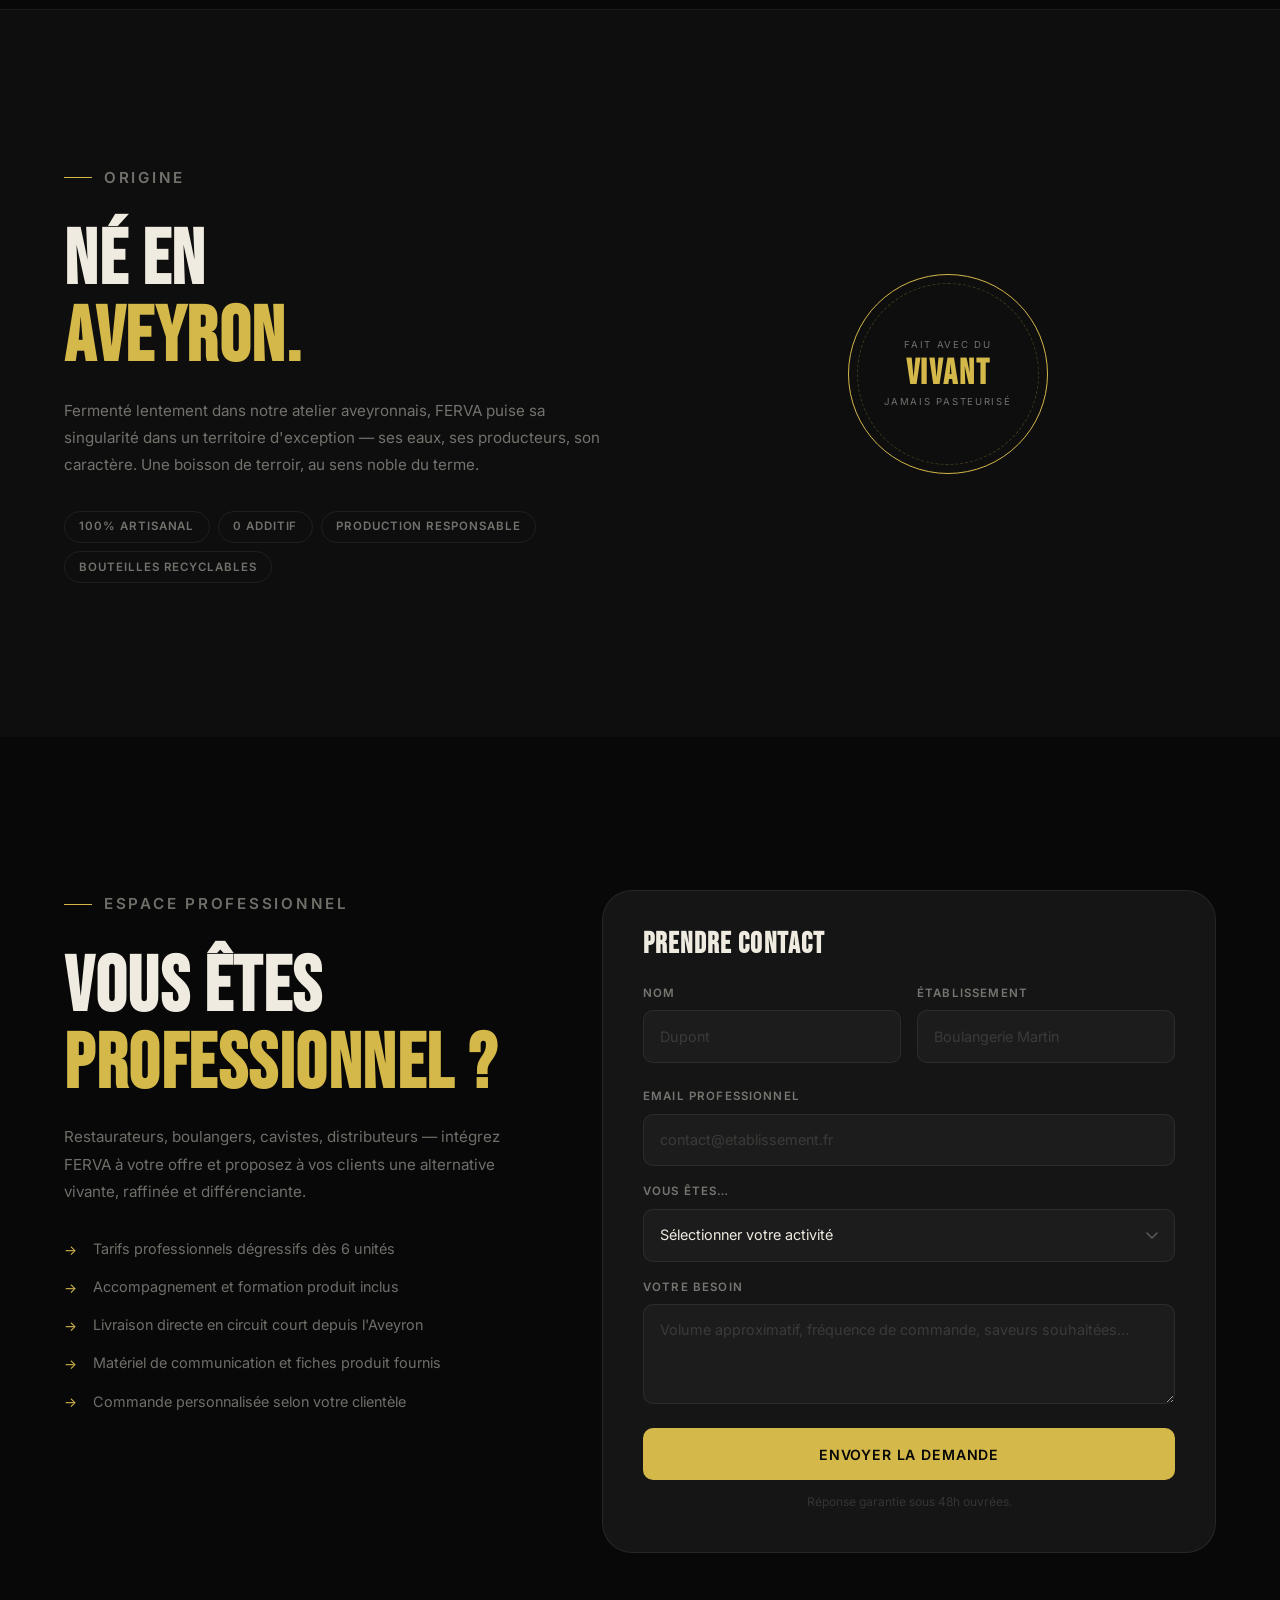
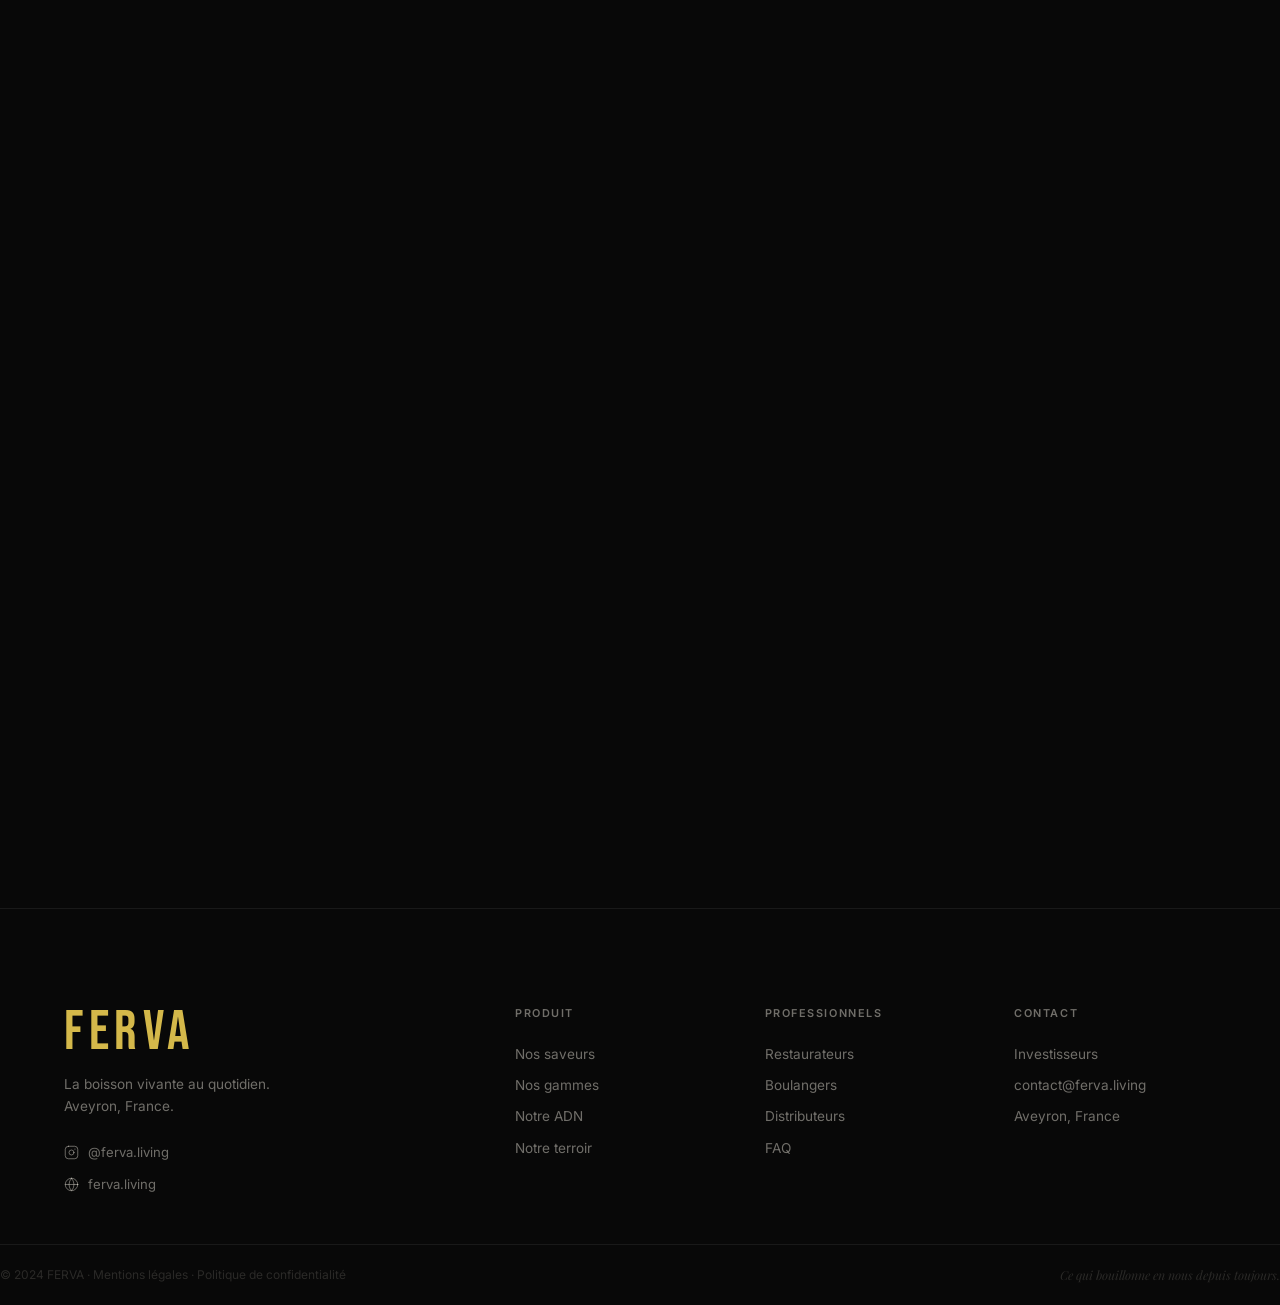
<file: ferva-website/ferva-standalone.html>
<!DOCTYPE html>
<html lang="fr">
<head>
  <meta charset="UTF-8">
  <meta name="viewport" content="width=device-width, initial-scale=1.0">
  <title>FERVA — La Boisson Vivante</title>
  <meta name="description" content="Kéfir et Kombucha artisanaux, Aveyron. 15 saveurs, 3 gammes. Jamais pasteurisé.">
  <link rel="preconnect" href="https://fonts.googleapis.com">
  <link rel="preconnect" href="https://fonts.gstatic.com" crossorigin>
  <link href="https://fonts.googleapis.com/css2?family=Bebas+Neue&family=Inter:ital,wght@0,300;0,400;0,500;0,600;1,300&family=Playfair+Display:ital,wght@0,600;1,400&display=swap" rel="stylesheet">
  <style>
/* ═══════════════════════════════════════════════════════════
   FERVA — Styles
   Dynamic color theming via --accent CSS custom property
════════════════════════════════════════════════════════════ */

/* ── VARIABLES ────────────────────────────────────────────── */
:root {
  --bg:   #080808;
  --bg2:  #0e0e0e;
  --bg3:  #151515;
  --bg4:  #1c1c1c;
  --text: #F0EBE0;
  --muted: rgba(240,235,224,0.45);
  --dim:   rgba(240,235,224,0.15);
  --border: rgba(255,255,255,0.07);

  /* ← The star: changes per flavor via JS */
  --accent:     #C8A83C;
  --accent-rgb: 200,168,60;

  --r:   10px;
  --r-lg: 18px;
  --r-xl: 30px;

  --ease: cubic-bezier(0.4,0,0.2,1);
  --t: 0.32s;
  --tc: 0.55s ease; /* color transition */

  --font-d: 'Bebas Neue', sans-serif;
  --font-b: 'Inter', sans-serif;
  --font-s: 'Playfair Display', serif;
}

/* ── RESET ────────────────────────────────────────────────── */
*,*::before,*::after { box-sizing:border-box; margin:0; padding:0; }
html { scroll-behavior:smooth; font-size:16px; -webkit-text-size-adjust:100%; }
body {
  background: var(--bg);
  color: var(--text);
  font-family: var(--font-b);
  font-weight: 400;
  line-height: 1.65;
  overflow-x: hidden;
  -webkit-font-smoothing: antialiased;
}
a { color:inherit; text-decoration:none; }
button { cursor:pointer; font:inherit; border:none; background:none; }
img { display:block; max-width:100%; }
ul { list-style:none; }

/* ── GRAIN OVERLAY ───────────────────────────────────────── */
.grain {
  position: fixed; inset: 0; z-index: 9999;
  pointer-events: none;
  background-image: url("data:image/svg+xml,%3Csvg xmlns='http://www.w3.org/2000/svg' width='300' height='300'%3E%3Cfilter id='n'%3E%3CfeTurbulence type='fractalNoise' baseFrequency='0.75' numOctaves='4' stitchTiles='stitch'/%3E%3C/filter%3E%3Crect width='100%25' height='100%25' filter='url(%23n)' opacity='1'/%3E%3C/svg%3E");
  opacity: 0.028;
}

/* ── LAYOUT ───────────────────────────────────────────────── */
.container {
  max-width: 1280px;
  margin: 0 auto;
  padding: 0 clamp(1.5rem, 5vw, 4rem);
}

section { padding: clamp(6rem, 12vw, 10rem) 0; }

/* ── TYPOGRAPHY ────────────────────────────────────────────── */
h1,h2,h3 { font-family: var(--font-d); line-height: 1; }

h2 {
  font-size: clamp(3rem, 6vw, 5.5rem);
  letter-spacing: 0.02em;
  margin-bottom: 1.25rem;
}

.eyebrow {
  font-size: 0.72rem;
  font-weight: 600;
  letter-spacing: 0.18em;
  text-transform: uppercase;
  color: var(--accent);
  margin-bottom: 1.25rem;
  display: flex;
  align-items: center;
  gap: 0.75rem;
  transition: color var(--tc);
}
.eyebrow::before {
  content: '';
  display: block;
  width: 28px; height: 1px;
  background: var(--accent);
  transition: background var(--tc);
}

.ac { color: var(--accent); transition: color var(--tc); }

.section-sub {
  color: var(--muted);
  font-size: 1.05rem;
  max-width: 520px;
  line-height: 1.75;
  margin-top: 0.5rem;
}

/* ── BUTTONS ───────────────────────────────────────────────── */
.btn-primary {
  display: inline-flex;
  align-items: center; gap: 0.5rem;
  background: var(--accent);
  color: #060606;
  font-weight: 600;
  font-size: 0.88rem;
  letter-spacing: 0.06em;
  text-transform: uppercase;
  padding: 0.9rem 2rem;
  border-radius: 50px;
  transition: background var(--tc), transform var(--t) var(--ease), box-shadow var(--t);
}
.btn-primary:hover {
  transform: translateY(-2px);
  box-shadow: 0 10px 30px rgba(var(--accent-rgb), 0.35);
}
.btn-ghost {
  display: inline-flex;
  align-items: center; gap: 0.5rem;
  background: transparent;
  color: var(--text);
  font-weight: 500;
  font-size: 0.88rem;
  letter-spacing: 0.05em;
  text-transform: uppercase;
  padding: 0.9rem 2rem;
  border-radius: 50px;
  border: 1px solid var(--border);
  transition: border-color var(--tc), background var(--t), transform var(--t) var(--ease);
}
.btn-ghost:hover {
  border-color: rgba(var(--accent-rgb), 0.4);
  background: rgba(var(--accent-rgb), 0.05);
  transform: translateY(-2px);
}
.btn-full { width:100%; justify-content:center; border-radius: var(--r); }

/* ── NAV ───────────────────────────────────────────────────── */
#nav {
  position: fixed; top:0; left:0; right:0; z-index:100;
  padding: 1.5rem 0;
  transition: background var(--t), padding var(--t), border-color var(--t);
  border-bottom: 1px solid transparent;
}
#nav.scrolled {
  background: rgba(8,8,8,0.88);
  backdrop-filter: blur(16px);
  -webkit-backdrop-filter: blur(16px);
  padding: 0.85rem 0;
  border-bottom-color: var(--border);
}
.nav-inner {
  max-width: 1280px; margin:0 auto;
  padding: 0 clamp(1.5rem,5vw,4rem);
  display: flex; align-items:center; justify-content:space-between;
}
.nav-logo {
  font-family: var(--font-d);
  font-size: 1.9rem;
  letter-spacing: 0.1em;
  color: var(--text);
  display: flex; align-items:center; gap: 0.6rem;
  line-height: 1;
}
.nav-pulse {
  width: 8px; height: 8px; border-radius:50%;
  background: var(--accent);
  transition: background var(--tc);
  animation: pulse 2.5s ease-in-out infinite;
}
@keyframes pulse {
  0%,100% { opacity:1; transform:scale(1); }
  50% { opacity:0.5; transform:scale(0.7); }
}
.nav-links {
  display: flex; align-items:center; gap: 2.5rem; list-style:none;
}
.nav-links a {
  font-size: 0.8rem; font-weight:500;
  letter-spacing: 0.07em; text-transform:uppercase;
  color: var(--muted);
  transition: color var(--t);
}
.nav-links a:hover { color: var(--text); }
.btn-nav {
  background: var(--accent) !important;
  color: #060606 !important;
  padding: 0.55rem 1.35rem;
  border-radius: 50px;
  font-weight: 600 !important;
  transition: background var(--tc), transform var(--t) !important;
}
.btn-nav:hover { transform: translateY(-1px); }

.burger { display:none; flex-direction:column; gap:5px; padding:4px; }
.burger span { display:block; width:22px; height:1.5px; background:var(--text); border-radius:2px; transition: transform var(--t), opacity var(--t); }
.burger.open span:nth-child(1) { transform: translateY(6.5px) rotate(45deg); }
.burger.open span:nth-child(2) { opacity:0; }
.burger.open span:nth-child(3) { transform: translateY(-6.5px) rotate(-45deg); }

/* ── HERO ───────────────────────────────────────────────────── */
#hero {
  position: relative;
  min-height: 100svh;
  display: flex; align-items:center;
  overflow: hidden;
  padding-top: 6rem;
}
.hero-orbs { position:absolute; inset:0; pointer-events:none; }
.orb {
  position: absolute; border-radius:50%;
  filter: blur(120px); opacity:0.12;
  animation: drift 12s ease-in-out infinite;
  transition: background var(--tc);
}
.o1 {
  width: 700px; height:700px;
  background: radial-gradient(circle, var(--accent), transparent 65%);
  top:-15%; right:-8%;
}
.o2 {
  width: 450px; height:450px;
  background: radial-gradient(circle, #3a6e4a, transparent 65%);
  bottom:5%; left:-5%;
  animation-delay: -4s; animation-duration:15s;
}
.o3 {
  width: 300px; height:300px;
  background: radial-gradient(circle, var(--accent), transparent 65%);
  bottom:-5%; right:30%;
  animation-delay: -7s; animation-duration:10s;
  opacity:0.07;
}
@keyframes drift {
  0%,100% { transform:translate(0,0) scale(1); }
  33% { transform:translate(-20px,30px) scale(1.04); }
  66% { transform:translate(25px,-15px) scale(0.97); }
}

.hero-content {
  position: relative; z-index:1;
  max-width: 1280px; margin:0 auto;
  padding: 0 clamp(1.5rem,5vw,4rem);
}
.hero-title {
  display: flex; flex-direction:column;
  margin-bottom: 1.5rem;
  line-height: 0.9;
}
.ht-ferva {
  font-family: var(--font-d);
  font-size: clamp(6rem, 16vw, 18rem);
  letter-spacing: -0.01em;
  color: var(--text);
  line-height: 0.88;
}
.ht-active {
  font-family: var(--font-d);
  font-size: clamp(1.6rem, 4vw, 4.5rem);
  letter-spacing: 0.2em;
  color: var(--accent);
  transition: color var(--tc);
  margin-top: 0.15em;
  margin-left: 0.1em;
}
.hero-tagline {
  font-family: var(--font-s);
  font-style: italic;
  font-size: clamp(1rem, 2vw, 1.5rem);
  color: var(--muted);
  margin-bottom: 0.75rem;
  font-weight: 400;
}
.hero-sub {
  font-size: clamp(0.9rem, 1.5vw, 1.05rem);
  color: var(--muted);
  max-width: 440px;
  margin-bottom: 2.5rem;
  font-weight: 300;
  line-height: 1.8;
}
.hero-cta { display:flex; gap:1rem; flex-wrap:wrap; }

.hero-scroll {
  position: absolute; bottom:2.5rem; left:50%;
  transform: translateX(-50%);
  display: flex; flex-direction:column; align-items:center; gap:0.6rem;
  z-index:1;
}
.hero-scroll span {
  font-size:0.65rem; letter-spacing:0.15em;
  text-transform:uppercase; color:var(--dim);
}
.scroll-bar {
  width:1px; height:36px;
  background: linear-gradient(to bottom, var(--accent), transparent);
  transition: background var(--tc);
  animation: scrollfade 2s ease-in-out infinite;
}
@keyframes scrollfade {
  0%,100% { opacity:0.3; }
  50% { opacity:1; }
}

/* ── TICKER ─────────────────────────────────────────────────── */
.ticker {
  overflow: hidden;
  border-top: 1px solid var(--border);
  border-bottom: 1px solid var(--border);
  padding: 1rem 0;
  background: var(--bg2);
  user-select: none;
}
.ticker-track {
  display: inline-flex; align-items:center; gap:2.5rem;
  white-space: nowrap;
  animation: tick 30s linear infinite;
  font-size: 0.7rem;
  font-weight: 600;
  letter-spacing: 0.2em;
  text-transform: uppercase;
  color: var(--dim);
}
.ticker-track .sep {
  color: var(--accent);
  font-size: 0.9rem;
  transition: color var(--tc);
}
@keyframes tick {
  from { transform:translateX(0); }
  to   { transform:translateX(-50%); }
}

/* ── MARCHÉ ─────────────────────────────────────────────────── */
#marche { background: var(--bg2); }
.marche-header { margin-bottom: 3.5rem; }

.stats-grid {
  display: grid;
  grid-template-columns: repeat(4,1fr);
  gap: 1px;
  background: var(--border);
  border: 1px solid var(--border);
  border-radius: var(--r-lg);
  overflow: hidden;
  margin-bottom: 3rem;
}
.stat-card {
  display: flex; flex-direction:column; gap:0.85rem;
  padding: 2.5rem 2rem;
  background: var(--bg3);
  transition: background var(--t);
}
.stat-card:hover { background: var(--bg4); }

.stat-num {
  font-family: var(--font-d);
  font-size: clamp(3rem, 5vw, 5rem);
  letter-spacing: 0.01em;
  line-height: 1;
  color: var(--accent);
  transition: color var(--tc);
}
.stat-num small {
  font-size: 0.45em;
  letter-spacing: 0.05em;
  opacity: 0.8;
}
.stat-label {
  font-size: 0.82rem;
  color: var(--muted);
  line-height: 1.55;
  max-width: 200px;
}
.marche-pitch {
  max-width: 680px;
  padding: 2rem;
  border-left: 2px solid var(--accent);
  transition: border-color var(--tc);
}
.marche-pitch p {
  font-family: var(--font-s);
  font-style: italic;
  font-size: clamp(1rem, 1.8vw, 1.25rem);
  color: var(--muted);
  line-height: 1.7;
}

/* ── PRODUITS (flavor showcase) ─────────────────────────────── */
#produits { background: var(--bg); }
.produits-header { margin-bottom: 3.5rem; }

.produits-layout {
  display: grid;
  grid-template-columns: 2fr 3fr;
  gap: 0;
  border: 1px solid var(--border);
  border-radius: var(--r-xl);
  overflow: hidden;
  min-height: 540px;
}

/* List */
.fl-list {
  border-right: 1px solid var(--border);
  overflow-y: auto;
  max-height: 600px;
  scrollbar-width: thin;
  scrollbar-color: var(--border) transparent;
}
.fl-list::-webkit-scrollbar { width:4px; }
.fl-list::-webkit-scrollbar-thumb { background: var(--border); border-radius:4px; }

.fl-group { padding: 0; }
.fl-group:not(:last-child) { border-bottom: 1px solid var(--border); }

.fl-group-label {
  display: block;
  font-size: 0.65rem;
  font-weight: 600;
  letter-spacing: 0.15em;
  text-transform: uppercase;
  color: var(--dim);
  padding: 1.25rem 1.5rem 0.75rem;
}

.fl-item {
  display: flex; align-items:center; gap:0.875rem;
  width:100%; text-align:left;
  padding: 0.85rem 1.5rem;
  transition: background var(--t);
  border-left: 2px solid transparent;
}
.fl-item:hover { background: rgba(255,255,255,0.03); }
.fl-item.active {
  background: rgba(var(--accent-rgb), 0.07);
  border-left-color: var(--accent);
  transition: background var(--tc), border-color var(--tc);
}

.fl-dot {
  width:10px; height:10px; border-radius:50%;
  background: var(--c);
  flex-shrink:0;
  transition: transform var(--t);
}
.fl-item.active .fl-dot { transform:scale(1.3); }

.fl-name {
  font-size: 0.88rem;
  font-weight: 500;
  color: var(--muted);
  flex:1;
  transition: color var(--t);
}
.fl-item.active .fl-name { color: var(--text); }
.fl-item:hover .fl-name { color: var(--text); }

.fl-badge {
  font-size: 0.6rem;
  font-weight: 600;
  letter-spacing: 0.08em;
  text-transform: uppercase;
  color: var(--dim);
  border: 1px solid var(--border);
  padding: 0.2rem 0.55rem;
  border-radius: 50px;
}

/* Display */
.fl-display {
  position: relative;
  display: flex; flex-direction:column; justify-content:flex-end;
  padding: 3rem;
  overflow: hidden;
  min-height: 480px;
}
.fl-orb {
  position: absolute;
  top: -80px; right: -80px;
  width: 500px; height:500px;
  border-radius: 50%;
  background: radial-gradient(circle, var(--accent), transparent 65%);
  filter: blur(80px);
  opacity: 0.18;
  transition: background var(--tc), opacity 0.4s;
  pointer-events: none;
}

.fl-display-content { position:relative; z-index:1; }

.fl-display-meta {
  display: flex; gap:0.6rem; margin-bottom:1.25rem;
}
.fl-display-type,
.fl-display-gamme {
  font-size: 0.68rem;
  font-weight: 600;
  letter-spacing: 0.1em;
  text-transform: uppercase;
  padding: 0.3rem 0.8rem;
  border-radius: 50px;
  border: 1px solid rgba(var(--accent-rgb), 0.4);
  color: var(--accent);
  transition: color var(--tc), border-color var(--tc);
}
.fl-display-gamme {
  border-color: var(--border);
  color: var(--muted);
}

.fl-display-name {
  font-family: var(--font-d);
  font-size: clamp(3rem, 5vw, 6rem);
  letter-spacing: 0.02em;
  line-height: 0.95;
  color: var(--text);
  margin-bottom: 1rem;
  transition: opacity 0.3s;
}

.fl-display-desc {
  font-size: 0.95rem;
  color: var(--muted);
  max-width: 380px;
  line-height: 1.7;
  margin-bottom: 1.5rem;
  font-weight: 300;
}

.fl-display-formats {
  display: flex; gap:0.5rem; margin-bottom:1rem;
}
.fl-display-formats span {
  font-size: 0.72rem;
  font-weight: 600;
  letter-spacing: 0.1em;
  text-transform: uppercase;
  padding: 0.3rem 0.8rem;
  border: 1px solid var(--border);
  border-radius: 50px;
  color: var(--muted);
}

.fl-display-price {
  font-size: 0.82rem;
  color: var(--dim);
}
.fl-display-price strong {
  color: var(--accent);
  font-size: 1rem;
  transition: color var(--tc);
}

.fl-progress {
  position: absolute; bottom:0; left:0; right:0;
  height: 2px;
  background: var(--border);
}
.fl-progress-bar {
  height: 100%;
  background: var(--accent);
  transition: width 0.1s linear, background var(--tc);
  width: 0%;
}

/* ── GAMME ──────────────────────────────────────────────────── */
#gamme { background: var(--bg2); }
.gamme-header { margin-bottom: 3.5rem; }

.gamme-grid {
  display: grid;
  grid-template-columns: repeat(3,1fr);
  gap: 1.5rem;
}
.gamme-card {
  background: var(--bg3);
  border: 1px solid var(--border);
  border-radius: var(--r-lg);
  padding: 2.5rem 2rem;
  display: flex; flex-direction:column; gap:1.5rem;
  transition: border-color var(--t), transform var(--t);
}
.gamme-card:hover {
  border-color: rgba(var(--accent-rgb), 0.25);
  transform: translateY(-4px);
}
.gamme-num {
  font-family: var(--font-d);
  font-size: 3.5rem;
  line-height:1;
  color: var(--dim);
  letter-spacing: 0.05em;
}
.gamme-card h3 {
  font-family: var(--font-d);
  font-size: 1.75rem;
  letter-spacing: 0.04em;
  line-height:1.1;
  color: var(--text);
}
.gamme-pitch {
  font-size: 0.88rem;
  color: var(--muted);
  line-height: 1.7;
  flex:1;
}
.gamme-formats { display:flex; gap:0.4rem; flex-wrap:wrap; }
.gamme-formats span {
  font-size: 0.68rem;
  font-weight: 600;
  letter-spacing: 0.1em;
  text-transform: uppercase;
  padding: 0.25rem 0.7rem;
  border: 1px solid var(--border);
  border-radius: 50px;
  color: var(--muted);
}
.gamme-flavors {
  display: flex; flex-direction:column; gap:0.5rem;
  padding-top: 0.5rem;
  border-top: 1px solid var(--border);
}
.gamme-flavors li {
  display: flex; align-items:center; gap:0.65rem;
  font-size: 0.82rem;
  color: var(--muted);
}
.gamme-flavors li span {
  width:8px; height:8px; border-radius:50%;
  flex-shrink:0;
}

/* ── VALEURS ────────────────────────────────────────────────── */
#valeurs {
  background: var(--bg);
  border-top: 1px solid var(--border);
  border-bottom: 1px solid var(--border);
  padding: clamp(4rem, 8vw, 6rem) 0;
}
.valeurs-grid {
  display: grid;
  grid-template-columns: repeat(3,1fr);
  gap: 0;
}
.valeur {
  display: flex; flex-direction:column; gap:1.25rem;
  padding: 3rem 2.5rem;
  border-right: 1px solid var(--border);
  transition: background var(--t);
}
.valeur:last-child { border-right:none; }
.valeur:hover { background: rgba(var(--accent-rgb), 0.03); }

.valeur-icon {
  width: 44px; height:44px;
  color: var(--accent);
  transition: color var(--tc);
}
.valeur h3 {
  font-family: var(--font-d);
  font-size: 2rem;
  letter-spacing: 0.05em;
  color: var(--text);
}
.valeur p {
  font-size: 0.9rem;
  color: var(--muted);
  line-height: 1.7;
}

/* ── TERROIR ────────────────────────────────────────────────── */
#terroir { background: var(--bg2); }
.terroir-inner {
  display: grid;
  grid-template-columns: 1fr 1fr;
  gap: 5rem;
  align-items: center;
}
.terroir-text h2 { margin-bottom: 1.25rem; }
.terroir-text p {
  color: var(--muted);
  font-size: 0.95rem;
  line-height: 1.8;
  margin-bottom: 2rem;
}
.terroir-tags { display:flex; gap:0.5rem; flex-wrap:wrap; }
.terroir-tags span {
  font-size: 0.72rem;
  font-weight: 600;
  letter-spacing: 0.08em;
  text-transform: uppercase;
  padding: 0.35rem 0.9rem;
  border: 1px solid var(--border);
  border-radius: 50px;
  color: var(--muted);
}
.terroir-badge-wrap {
  display: flex; justify-content:center; align-items:center;
}
.terroir-badge {
  width: 240px; height:240px;
  display: flex; align-items:center; justify-content:center;
}
.tb-ring {
  width: 200px; height:200px;
  border-radius: 50%;
  border: 1px solid var(--accent);
  display: flex; flex-direction:column;
  align-items:center; justify-content:center;
  gap:0.2rem; text-align:center; padding:1.5rem;
  animation: spin 24s linear infinite;
  position: relative;
  transition: border-color var(--tc);
}
.tb-ring::before {
  content:''; position:absolute; inset:8px;
  border-radius:50%;
  border: 1px dashed rgba(var(--accent-rgb),0.25);
  transition: border-color var(--tc);
}
.tb-ring span {
  font-size: 0.6rem; letter-spacing:0.18em;
  text-transform:uppercase; color:var(--muted);
}
.tb-ring strong {
  font-family: var(--font-d);
  font-size: 2.2rem;
  color: var(--accent);
  letter-spacing: 0.05em;
  line-height:1;
  transition: color var(--tc);
}
@keyframes spin { from{transform:rotate(0)} to{transform:rotate(360deg)} }

/* ── PROS ───────────────────────────────────────────────────── */
#pros { background: var(--bg); }
.pros-inner {
  display: grid;
  grid-template-columns: 1fr 1fr;
  gap: 5rem;
  align-items: start;
}
.pros-text h2 { margin-bottom: 1.25rem; }
.pros-text > p {
  color: var(--muted);
  font-size: 0.95rem;
  line-height: 1.8;
  margin-bottom: 2rem;
}
.pros-benefits { display:flex; flex-direction:column; gap:0.875rem; }
.pros-benefits li {
  display: flex; align-items:flex-start; gap:1rem;
  font-size: 0.9rem; color: var(--muted);
}
.pros-icon {
  color: var(--accent);
  font-size: 0.85rem;
  flex-shrink:0;
  margin-top:0.1rem;
  transition: color var(--tc);
}

/* ── FORMS ──────────────────────────────────────────────────── */
.pros-form-wrap, .contact-form-wrap {
  background: var(--bg3);
  border: 1px solid var(--border);
  border-radius: var(--r-xl);
  padding: 2.5rem;
}
.pros-form h3, .contact-form h3 {
  font-family: var(--font-d);
  font-size: 1.8rem;
  letter-spacing: 0.04em;
  margin-bottom: 1.5rem;
}
.form-row { display:grid; grid-template-columns:1fr 1fr; gap:1rem; }

.fg {
  display: flex; flex-direction:column; gap:0.45rem;
  margin-bottom: 1rem;
}
.fg:last-of-type { margin-bottom: 1.5rem; }

.fg label {
  font-size: 0.72rem;
  font-weight: 600;
  letter-spacing: 0.1em;
  text-transform: uppercase;
  color: var(--muted);
}
.fg input, .fg select, .fg textarea {
  background: var(--bg4);
  border: 1px solid var(--border);
  border-radius: var(--r);
  padding: 0.85rem 1rem;
  color: var(--text);
  font: inherit;
  font-size: 0.9rem;
  appearance: none;
  outline: none;
  resize: vertical;
  transition: border-color var(--tc), box-shadow var(--t);
}
.fg input::placeholder, .fg textarea::placeholder { color:var(--dim); }
.fg input:focus, .fg select:focus, .fg textarea:focus {
  border-color: var(--accent);
  box-shadow: 0 0 0 3px rgba(var(--accent-rgb), 0.1);
}
.fg select {
  background-image: url("data:image/svg+xml,%3Csvg xmlns='http://www.w3.org/2000/svg' width='12' height='7'%3E%3Cpath d='M1 1l5 5 5-5' stroke='rgba(240,235,224,0.3)' stroke-width='1.5' fill='none' stroke-linecap='round'/%3E%3C/svg%3E");
  background-repeat: no-repeat;
  background-position: right 1rem center;
  padding-right: 2.5rem;
  cursor: pointer;
}
.fg select option { background: var(--bg4); }

.form-legal {
  text-align:center;
  font-size:0.75rem;
  color: var(--dim);
  margin-top:0.75rem;
}
.form-success-msg {
  display: none;
  background: rgba(74,184,112,0.1);
  border: 1px solid rgba(74,184,112,0.3);
  border-radius: var(--r);
  padding: 0.875rem 1.25rem;
  font-size: 0.875rem;
  color: #7fd4a0;
  text-align: center;
  margin-top: 1rem;
  animation: fadeup 0.4s ease;
}
.form-success-msg.show { display:block; }

/* ── FAQ ────────────────────────────────────────────────────── */
#faq { background: var(--bg2); }
.faq-header { margin-bottom: 3.5rem; }
.faq-list { max-width: 800px; }

.faq-item {
  border-bottom: 1px solid var(--border);
}
.faq-item:first-child { border-top: 1px solid var(--border); }

.faq-q {
  display: flex; justify-content:space-between; align-items:center;
  width:100%; padding: 1.5rem 0;
  text-align:left; color:var(--text);
  font-size: 0.95rem; font-weight:500;
  gap:1.5rem;
  transition: color var(--t);
}
.faq-q:hover { color: var(--accent); }
.faq-icon {
  font-size: 1.2rem; font-weight:300;
  color: var(--accent);
  transition: transform var(--t), color var(--tc);
  flex-shrink:0;
}
.faq-item.open .faq-icon { transform: rotate(45deg); }

.faq-a {
  max-height: 0;
  overflow: hidden;
  transition: max-height 0.45s cubic-bezier(0.4,0,0.2,1);
}
.faq-item.open .faq-a { max-height: 300px; }
.faq-a p {
  padding-bottom: 1.5rem;
  font-size: 0.9rem;
  color: var(--muted);
  line-height: 1.75;
}

/* ── CONTACT ────────────────────────────────────────────────── */
#contact { background: var(--bg); }
.contact-header { margin-bottom: 3.5rem; }
.contact-grid {
  display: grid;
  grid-template-columns: 1fr 1fr;
  gap: 5rem;
  align-items: start;
}
.contact-highlights {
  display: flex; flex-direction:column; gap:2rem;
}
.ch-item {
  padding: 0 0 2rem;
  border-bottom: 1px solid var(--border);
}
.ch-item:last-child { border-bottom:none; padding-bottom:0; }
.ch-item strong {
  display: block;
  font-size: 0.78rem;
  font-weight: 600;
  letter-spacing: 0.1em;
  text-transform: uppercase;
  color: var(--accent);
  margin-bottom: 0.5rem;
  transition: color var(--tc);
}
.ch-item p {
  font-size: 0.9rem;
  color: var(--muted);
  line-height: 1.7;
}

/* ── FOOTER ─────────────────────────────────────────────────── */
#footer {
  padding-top: clamp(4rem, 8vw, 6rem);
  border-top: 1px solid var(--border);
}
.footer-inner {
  display: grid;
  grid-template-columns: 2fr 1fr 1fr 1fr;
  gap: 3rem;
  padding-bottom: 3rem;
  border-bottom: 1px solid var(--border);
}
.footer-logo {
  font-family: var(--font-d);
  font-size: 3.5rem;
  letter-spacing: 0.1em;
  color: var(--accent);
  line-height:1;
  margin-bottom: 0.75rem;
  transition: color var(--tc);
}
.footer-brand p {
  font-size: 0.85rem;
  color: var(--muted);
  line-height: 1.65;
  margin-bottom: 1.5rem;
}
.footer-socials { display:flex; flex-direction:column; gap:0.65rem; }
.footer-socials a {
  display:flex; align-items:center; gap:0.55rem;
  font-size: 0.82rem; color: var(--muted);
  transition: color var(--t);
}
.footer-socials a:hover { color: var(--accent); }
.footer-socials svg { width:15px; height:15px; flex-shrink:0; }

.footer-nav h5 {
  font-size: 0.68rem; font-weight:600;
  letter-spacing: 0.14em; text-transform:uppercase;
  color: var(--muted);
  margin-bottom: 1.25rem;
}
.footer-nav ul { display:flex; flex-direction:column; gap:0.55rem; }
.footer-nav li, .footer-nav a {
  font-size: 0.85rem; color: var(--muted);
  transition: color var(--t);
}
.footer-nav a:hover { color: var(--text); }

.footer-bottom {
  display: flex; justify-content:space-between; align-items:center;
  padding: 1.25rem 0;
  flex-wrap:wrap; gap:0.5rem;
}
.footer-bottom p {
  font-size: 0.75rem;
  color: var(--dim);
}
.footer-bottom a {
  color: var(--dim);
  transition: color var(--t);
}
.footer-bottom a:hover { color: var(--muted); }
.footer-tagline {
  font-family: var(--font-s);
  font-style: italic;
  font-size: 0.78rem !important;
  color: var(--dim) !important;
}

/* ── REVEALS ────────────────────────────────────────────────── */
[data-reveal] {
  opacity: 0;
  transform: translateY(28px);
  transition: opacity 0.7s var(--ease), transform 0.7s var(--ease);
}
[data-reveal].revealed {
  opacity: 1;
  transform: translateY(0);
}

@keyframes fadeup {
  from { opacity:0; transform:translateY(8px); }
  to   { opacity:1; transform:translateY(0); }
}

/* ── RESPONSIVE ─────────────────────────────────────────────── */
@media (max-width: 1100px) {
  .stats-grid { grid-template-columns: repeat(2,1fr); }
  .gamme-grid { grid-template-columns: 1fr; gap:1rem; }
  .gamme-card { flex-direction:row; gap:2rem; }
  .gamme-num { font-size:2.5rem; }
}

@media (max-width: 900px) {
  .produits-layout { grid-template-columns:1fr; }
  .fl-list { max-height:300px; border-right:none; border-bottom:1px solid var(--border); }
  .fl-display { min-height:320px; }
  .terroir-inner, .pros-inner, .contact-grid { grid-template-columns:1fr; gap:3rem; }
  .terroir-badge-wrap { display:none; }
  .valeurs-grid { grid-template-columns:1fr; }
  .valeur { border-right:none; border-bottom: 1px solid var(--border); padding:2rem; }
  .valeur:last-child { border-bottom:none; }
  .footer-inner { grid-template-columns:1fr 1fr; }
  .footer-brand { grid-column: 1/-1; }
}

@media (max-width: 640px) {
  section { padding: 4rem 0; }
  .nav-links {
    position:fixed; top:0; right:0; bottom:0; width:80%; max-width:300px;
    background: rgba(8,8,8,0.97);
    backdrop-filter: blur(20px);
    -webkit-backdrop-filter: blur(20px);
    flex-direction:column; align-items:flex-start;
    padding: 5rem 2rem 2rem;
    gap: 1.25rem;
    transform: translateX(110%);
    transition: transform 0.35s var(--ease);
    border-left: 1px solid var(--border);
    z-index:99;
  }
  .nav-links.open { transform:translateX(0); }
  .nav-links a { font-size:0.9rem; }
  .burger { display:flex; z-index:101; }
  .hero-cta { flex-direction:column; align-items:flex-start; }
  .ht-ferva { font-size: clamp(5rem, 20vw, 8rem); }
  .stats-grid { grid-template-columns:1fr; }
  .gamme-card { flex-direction:column; }
  .form-row { grid-template-columns:1fr; }
  .footer-inner { grid-template-columns:1fr; }
  .footer-brand { grid-column:auto; }
  .footer-bottom { flex-direction:column; align-items:flex-start; gap:0.25rem; }
  .fl-display { padding:2rem; }
  .fl-display-name { font-size: clamp(2.5rem,10vw,4rem); }
}

</style>
</head>
<body>

<!-- GRAIN -->
<div class="grain" aria-hidden="true"></div>

<!-- ═══════════════════════════════ NAV ══════════════════════════════ -->
<nav id="nav">
  <div class="nav-inner">
    <a href="#hero" class="nav-logo">
      FERVA
      <span class="nav-pulse" id="navPulse"></span>
    </a>
    <ul class="nav-links" id="navLinks">
      <li><a href="#produits">Le Produit</a></li>
      <li><a href="#gamme">Gammes</a></li>
      <li><a href="#pros">Pour les Pros</a></li>
      <li><a href="#contact">Contact</a></li>
      <li><a href="#contact" class="btn-nav">Investir →</a></li>
    </ul>
    <button class="burger" id="burger" aria-label="Menu" aria-expanded="false">
      <span></span><span></span><span></span>
    </button>
  </div>
</nav>

<!-- ══════════════════════════════ HERO ══════════════════════════════ -->
<section id="hero">
  <div class="hero-orbs" aria-hidden="true">
    <div class="orb o1"></div>
    <div class="orb o2"></div>
    <div class="orb o3"></div>
  </div>
  <div class="hero-content">
    <p class="eyebrow">Kéfir &amp; Kombucha Artisanaux · Aveyron</p>
    <h1 class="hero-title">
      <span class="ht-ferva">FERVA</span>
      <span class="ht-active">ACTIVE</span>
    </h1>
    <p class="hero-tagline">"Ce qui bouillonne en nous depuis toujours."</p>
    <p class="hero-sub">Boissons fermentées vivantes, jamais pasteurisées.<br>Trois gammes, quinze saveurs, un seul engagement : la pureté.</p>
    <div class="hero-cta">
      <a href="#produits" class="btn-primary">Découvrir la gamme</a>
      <a href="#contact" class="btn-ghost">Dossier investisseur →</a>
    </div>
  </div>
  <div class="hero-scroll" aria-hidden="true">
    <span>Défiler</span>
    <div class="scroll-bar"></div>
  </div>
</section>

<!-- ═══════════════════════════ TICKER ═══════════════════════════════ -->
<div class="ticker" aria-hidden="true">
  <div class="ticker-track" id="tickerTrack">
    <span>VIVANT</span><span class="sep">·</span>
    <span>PUR</span><span class="sep">·</span>
    <span>AVEYRON</span><span class="sep">·</span>
    <span>JAMAIS PASTEURISÉ</span><span class="sep">·</span>
    <span>FERMENTÉ LENTEMENT</span><span class="sep">·</span>
    <span>PROBIOTIQUES ACTIFS</span><span class="sep">·</span>
    <span>15 SAVEURS</span><span class="sep">·</span>
    <span>3 GAMMES</span><span class="sep">·</span>
    <span>ARTISANAL</span><span class="sep">·</span>
    <span>ZÉRO ADDITIF</span><span class="sep">·</span>
  </div>
</div>

<!-- ══════════════════════════ MARCHÉ ════════════════════════════════ -->
<section id="marche">
  <div class="container">
    <div class="marche-header" data-reveal>
      <p class="eyebrow">L'opportunité</p>
      <h2>Un marché en pleine<br><span class="ac">effervescence.</span></h2>
      <p class="section-sub">Le segment des boissons fermentées vivantes est l'un des plus dynamiques de l'industrie alimentaire. FERVA se positionne au croisement de trois tendances de fond : santé, naturalité et premiumisation.</p>
    </div>
    <div class="stats-grid">
      <div class="stat-card" data-reveal>
        <span class="stat-num">+34<small>%</small></span>
        <span class="stat-label">Croissance annuelle du marché européen des boissons fermentées</span>
      </div>
      <div class="stat-card" data-reveal>
        <span class="stat-num">5,6<small>Mds€</small></span>
        <span class="stat-label">Valeur du marché mondial des boissons probiotiques en 2027</span>
      </div>
      <div class="stat-card" data-reveal>
        <span class="stat-num">67<small>%</small></span>
        <span class="stat-label">Des Français souhaitent davantage de boissons naturelles et fonctionnelles</span>
      </div>
      <div class="stat-card" data-reveal>
        <span class="stat-num">&lt;5</span>
        <span class="stat-label">Marques françaises positionnées sur le segment premium de la fermentation</span>
      </div>
    </div>
    <div class="marche-pitch" data-reveal>
      <p>FERVA arrive sur un marché en structuration, avec un produit différencié — jamais pasteurisé, jamais filtré à chaud — et une identité de marque forte, ancrée dans un territoire d'exception. La fenêtre pour s'imposer est ouverte. Maintenant.</p>
    </div>
  </div>
</section>

<!-- ════════════════════════ PRODUITS ════════════════════════════════ -->
<section id="produits">
  <div class="container">
    <div class="produits-header" data-reveal>
      <p class="eyebrow">La Gamme Complète</p>
      <h2>15 saveurs.<br><span class="ac">Une seule conviction.</span></h2>
    </div>
    <div class="produits-layout">

      <!-- LEFT: Flavor list -->
      <div class="fl-list" id="flavorList">

        <div class="fl-group">
          <span class="fl-group-label">01 — Grande Surface</span>
          <button class="fl-item active" data-index="0">
            <span class="fl-dot" style="--c:#D4B84A"></span>
            <span class="fl-name">Citron Gingembre</span>
            <span class="fl-badge">Kéfir</span>
          </button>
          <button class="fl-item" data-index="1">
            <span class="fl-dot" style="--c:#C0394B"></span>
            <span class="fl-name">Framboise Hibiscus</span>
            <span class="fl-badge">Kombucha</span>
          </button>
          <button class="fl-item" data-index="2">
            <span class="fl-dot" style="--c:#4E9A6F"></span>
            <span class="fl-name">Pomme Menthe</span>
            <span class="fl-badge">Kéfir</span>
          </button>
          <button class="fl-item" data-index="3">
            <span class="fl-dot" style="--c:#E8922A"></span>
            <span class="fl-name">Mangue Passion</span>
            <span class="fl-badge">Kombucha</span>
          </button>
          <button class="fl-item" data-index="4">
            <span class="fl-dot" style="--c:#7DBF5E"></span>
            <span class="fl-name">Citron Vert Nature</span>
            <span class="fl-badge">Kéfir</span>
          </button>
        </div>

        <div class="fl-group">
          <span class="fl-group-label">02 — Boulangeries &amp; Restaurants</span>
          <button class="fl-item" data-index="5">
            <span class="fl-dot" style="--c:#D4627A"></span>
            <span class="fl-name">Fraise Basilic</span>
            <span class="fl-badge">Kéfir</span>
          </button>
          <button class="fl-item" data-index="6">
            <span class="fl-dot" style="--c:#E8A850"></span>
            <span class="fl-name">Pêche Verveine</span>
            <span class="fl-badge">Kombucha</span>
          </button>
          <button class="fl-item" data-index="7">
            <span class="fl-dot" style="--c:#A8C870"></span>
            <span class="fl-name">Poire Thym</span>
            <span class="fl-badge">Kéfir</span>
          </button>
          <button class="fl-item" data-index="8">
            <span class="fl-dot" style="--c:#D4A840"></span>
            <span class="fl-name">Citron Miel</span>
            <span class="fl-badge">Kombucha</span>
          </button>
          <button class="fl-item" data-index="9">
            <span class="fl-dot" style="--c:#E87060"></span>
            <span class="fl-name">Pamplemousse Romarin</span>
            <span class="fl-badge">Kéfir</span>
          </button>
        </div>

        <div class="fl-group">
          <span class="fl-group-label">03 — Grand Format Particuliers</span>
          <button class="fl-item" data-index="10">
            <span class="fl-dot" style="--c:#6EC49A"></span>
            <span class="fl-name">Citron Concombre</span>
            <span class="fl-badge">Kéfir</span>
          </button>
          <button class="fl-item" data-index="11">
            <span class="fl-dot" style="--c:#8B6EC8"></span>
            <span class="fl-name">Myrtille Lavande</span>
            <span class="fl-badge">Kombucha</span>
          </button>
          <button class="fl-item" data-index="12">
            <span class="fl-dot" style="--c:#D48A20"></span>
            <span class="fl-name">Gingembre Curcuma</span>
            <span class="fl-badge">Kéfir</span>
          </button>
          <button class="fl-item" data-index="13">
            <span class="fl-dot" style="--c:#4AB870"></span>
            <span class="fl-name">Ananas Menthe</span>
            <span class="fl-badge">Kombucha</span>
          </button>
          <button class="fl-item" data-index="14">
            <span class="fl-dot" style="--c:#7A3A9A"></span>
            <span class="fl-name">Cassis Baies de Sureau</span>
            <span class="fl-badge">Kombucha</span>
          </button>
        </div>

      </div>

      <!-- RIGHT: Display -->
      <div class="fl-display" id="flavorDisplay">
        <div class="fl-orb" id="flavorOrb"></div>
        <div class="fl-display-content">
          <div class="fl-display-meta">
            <span class="fl-display-type" id="dType">Kéfir</span>
            <span class="fl-display-gamme" id="dGamme">Grande Surface</span>
          </div>
          <h3 class="fl-display-name" id="dName">Citron<br>Gingembre</h3>
          <p class="fl-display-desc" id="dDesc">Frais et pétillant, avec une touche épicée. Une alliance audacieuse entre l'acidité vive du citron et la chaleur subtile du gingembre frais.</p>
          <div class="fl-display-formats" id="dFormats">
            <span>25cl</span><span>33cl</span><span>50cl</span>
          </div>
          <div class="fl-display-price" id="dPrice">
            dès <strong>4,20 €</strong>
          </div>
        </div>
        <div class="fl-progress">
          <div class="fl-progress-bar" id="flProgressBar"></div>
        </div>
      </div>

    </div>
  </div>
</section>

<!-- ═══════════════════════════ GAMME ════════════════════════════════ -->
<section id="gamme">
  <div class="container">
    <div class="gamme-header" data-reveal>
      <p class="eyebrow">Distribution</p>
      <h2>Trois canaux.<br><span class="ac">Trois marchés.</span></h2>
    </div>
    <div class="gamme-grid">

      <div class="gamme-card" data-reveal>
        <div class="gamme-num">01</div>
        <div class="gamme-body">
          <h3>Grande Surface</h3>
          <p class="gamme-pitch">Consommation quotidienne. Le rayon boissons santé comme nouveau terrain de jeu. Un positionnement compétitif face aux références importées, avec l'avantage d'une production locale et d'un goût inégalé.</p>
          <div class="gamme-formats">
            <span>25cl</span><span>33cl</span><span>50cl</span>
          </div>
          <ul class="gamme-flavors">
            <li><span style="background:#D4B84A"></span> Citron Gingembre</li>
            <li><span style="background:#C0394B"></span> Framboise Hibiscus</li>
            <li><span style="background:#4E9A6F"></span> Pomme Menthe</li>
            <li><span style="background:#E8922A"></span> Mangue Passion</li>
            <li><span style="background:#7DBF5E"></span> Citron Vert Nature</li>
          </ul>
        </div>
      </div>

      <div class="gamme-card" data-reveal>
        <div class="gamme-num">02</div>
        <div class="gamme-body">
          <h3>Boulangeries &amp; Restaurants</h3>
          <p class="gamme-pitch">Accords &amp; plaisir. Des saveurs pensées pour sublimer l'expérience culinaire. Une alternative premium aux sodas et aux eaux plates, pour une offre boisson qui fait la différence.</p>
          <div class="gamme-formats">
            <span>25cl</span><span>33cl</span><span>50cl</span>
          </div>
          <ul class="gamme-flavors">
            <li><span style="background:#D4627A"></span> Fraise Basilic</li>
            <li><span style="background:#E8A850"></span> Pêche Verveine</li>
            <li><span style="background:#A8C870"></span> Poire Thym</li>
            <li><span style="background:#D4A840"></span> Citron Miel</li>
            <li><span style="background:#E87060"></span> Pamplemousse Romarin</li>
          </ul>
        </div>
      </div>

      <div class="gamme-card" data-reveal>
        <div class="gamme-num">03</div>
        <div class="gamme-body">
          <h3>Grand Format Particuliers</h3>
          <p class="gamme-pitch">À partager. Le grand format s'impose à table comme une boisson de caractère. Pensé pour les moments de convivialité et les foyers qui font de la santé une priorité au quotidien.</p>
          <div class="gamme-formats">
            <span>75cl</span><span>1L</span>
          </div>
          <ul class="gamme-flavors">
            <li><span style="background:#6EC49A"></span> Citron Concombre</li>
            <li><span style="background:#8B6EC8"></span> Myrtille Lavande</li>
            <li><span style="background:#D48A20"></span> Gingembre Curcuma</li>
            <li><span style="background:#4AB870"></span> Ananas Menthe</li>
            <li><span style="background:#7A3A9A"></span> Cassis Baies de Sureau</li>
          </ul>
        </div>
      </div>

    </div>
  </div>
</section>

<!-- ══════════════════════════ VALEURS ═══════════════════════════════ -->
<section id="valeurs">
  <div class="container">
    <div class="valeurs-grid">
      <div class="valeur" data-reveal>
        <div class="valeur-icon">
          <svg viewBox="0 0 56 56" fill="none"><circle cx="28" cy="28" r="9" stroke="currentColor" stroke-width="1.5"/><circle cx="28" cy="11" r="3.5" stroke="currentColor" stroke-width="1.5"/><circle cx="28" cy="45" r="3.5" stroke="currentColor" stroke-width="1.5"/><circle cx="11" cy="28" r="3.5" stroke="currentColor" stroke-width="1.5"/><circle cx="45" cy="28" r="3.5" stroke="currentColor" stroke-width="1.5"/><circle cx="16" cy="16" r="3.5" stroke="currentColor" stroke-width="1.5"/><circle cx="40" cy="40" r="3.5" stroke="currentColor" stroke-width="1.5"/><circle cx="40" cy="16" r="3.5" stroke="currentColor" stroke-width="1.5"/><circle cx="16" cy="40" r="3.5" stroke="currentColor" stroke-width="1.5"/></svg>
        </div>
        <div>
          <h3>Vivant</h3>
          <p>Probiotiques actifs, fermentation naturelle lente. Chaque bouteille est un écosystème vivant — jamais pasteurisé, jamais filtré à chaud.</p>
        </div>
      </div>
      <div class="valeur" data-reveal>
        <div class="valeur-icon">
          <svg viewBox="0 0 56 56" fill="none"><path d="M28 8C16 8 8 18 8 28C8 38 16 48 28 48C40 48 48 38 48 28C48 18 40 8 28 8Z" stroke="currentColor" stroke-width="1.5"/><path d="M18 28H38M28 18V38" stroke="currentColor" stroke-width="1.5" stroke-linecap="round"/></svg>
        </div>
        <div>
          <h3>Pur</h3>
          <p>Ingrédients simples et traçables, sans compromis. Pas d'additifs, pas de conservateurs, pas de colorants. Que du vrai.</p>
        </div>
      </div>
      <div class="valeur" data-reveal>
        <div class="valeur-icon">
          <svg viewBox="0 0 56 56" fill="none"><path d="M14 42C14 32 20 26 28 22C36 26 42 32 42 42" stroke="currentColor" stroke-width="1.5" stroke-linecap="round"/><path d="M28 22V12" stroke="currentColor" stroke-width="1.5" stroke-linecap="round"/><circle cx="28" cy="10" r="2" fill="currentColor"/><path d="M8 42H48" stroke="currentColor" stroke-width="1.5" stroke-linecap="round"/></svg>
        </div>
        <div>
          <h3>Accessible</h3>
          <p>La santé ne devrait pas être un luxe. FERVA rend le vivant quotidien — dans les supermarchés, les boulangeries, et à table.</p>
        </div>
      </div>
    </div>
  </div>
</section>

<!-- ═══════════════════════════ TERROIR ══════════════════════════════ -->
<section id="terroir">
  <div class="container">
    <div class="terroir-inner" data-reveal>
      <div class="terroir-text">
        <p class="eyebrow">Origine</p>
        <h2>Né en<br><span class="ac">Aveyron.</span></h2>
        <p>Fermenté lentement dans notre atelier aveyronnais, FERVA puise sa singularité dans un territoire d'exception — ses eaux, ses producteurs, son caractère. Une boisson de terroir, au sens noble du terme.</p>
        <div class="terroir-tags">
          <span>100% Artisanal</span>
          <span>0 Additif</span>
          <span>Production responsable</span>
          <span>Bouteilles recyclables</span>
        </div>
      </div>
      <div class="terroir-badge-wrap">
        <div class="terroir-badge">
          <div class="tb-ring">
            <span>FAIT AVEC DU</span>
            <strong>VIVANT</strong>
            <span>JAMAIS PASTEURISÉ</span>
          </div>
        </div>
      </div>
    </div>
  </div>
</section>

<!-- ════════════════════════════ PROS ════════════════════════════════ -->
<section id="pros">
  <div class="container">
    <div class="pros-inner">
      <div class="pros-text" data-reveal>
        <p class="eyebrow">Espace Professionnel</p>
        <h2>Vous êtes<br><span class="ac">professionnel ?</span></h2>
        <p>Restaurateurs, boulangers, cavistes, distributeurs — intégrez FERVA à votre offre et proposez à vos clients une alternative vivante, raffinée et différenciante.</p>
        <ul class="pros-benefits">
          <li>
            <span class="pros-icon">→</span>
            <span>Tarifs professionnels dégressifs dès 6 unités</span>
          </li>
          <li>
            <span class="pros-icon">→</span>
            <span>Accompagnement et formation produit inclus</span>
          </li>
          <li>
            <span class="pros-icon">→</span>
            <span>Livraison directe en circuit court depuis l'Aveyron</span>
          </li>
          <li>
            <span class="pros-icon">→</span>
            <span>Matériel de communication et fiches produit fournis</span>
          </li>
          <li>
            <span class="pros-icon">→</span>
            <span>Commande personnalisée selon votre clientèle</span>
          </li>
        </ul>
      </div>
      <div class="pros-form-wrap" data-reveal>
        <form class="pros-form" id="prosForm">
          <h3>Prendre contact</h3>
          <div class="form-row">
            <div class="fg">
              <label for="p-nom">Nom</label>
              <input type="text" id="p-nom" placeholder="Dupont" required>
            </div>
            <div class="fg">
              <label for="p-societe">Établissement</label>
              <input type="text" id="p-societe" placeholder="Boulangerie Martin" required>
            </div>
          </div>
          <div class="fg">
            <label for="p-email">Email professionnel</label>
            <input type="email" id="p-email" placeholder="contact@etablissement.fr" required>
          </div>
          <div class="fg">
            <label for="p-type">Vous êtes…</label>
            <select id="p-type">
              <option value="">Sélectionner votre activité</option>
              <option>Restaurateur</option>
              <option>Boulanger / Pâtissier</option>
              <option>Caviste / Épicerie fine</option>
              <option>Distributeur / Grossiste</option>
              <option>Grande surface</option>
              <option>Autre</option>
            </select>
          </div>
          <div class="fg">
            <label for="p-msg">Votre besoin</label>
            <textarea id="p-msg" rows="3" placeholder="Volume approximatif, fréquence de commande, saveurs souhaitées…"></textarea>
          </div>
          <button type="submit" class="btn-primary btn-full">Envoyer la demande</button>
          <p class="form-legal">Réponse garantie sous 48h ouvrées.</p>
        </form>
      </div>
    </div>
  </div>
</section>

<!-- ═══════════════════════════ FAQ ══════════════════════════════════ -->
<section id="faq">
  <div class="container">
    <div class="faq-header" data-reveal>
      <p class="eyebrow">Questions fréquentes</p>
      <h2>Tout savoir sur<br><span class="ac">le vivant.</span></h2>
    </div>
    <div class="faq-list" data-reveal>

      <div class="faq-item">
        <button class="faq-q">
          <span>Qu'est-ce que le kéfir et le kombucha ?</span>
          <span class="faq-icon">+</span>
        </button>
        <div class="faq-a">
          <p>Le kéfir est une boisson fermentée à base d'eau ou de lait, obtenue par l'action de cultures bactériennes et de levures. Le kombucha est produit par la fermentation de thé sucré via une souche symbiotique (SCOBY). Les deux sont riches en probiotiques naturels, bénéfiques pour la flore intestinale.</p>
        </div>
      </div>

      <div class="faq-item">
        <button class="faq-q">
          <span>Pourquoi "jamais pasteurisé" est-il important ?</span>
          <span class="faq-icon">+</span>
        </button>
        <div class="faq-a">
          <p>La pasteurisation chauffe le produit à haute température pour éliminer les bactéries — y compris les probiotiques bénéfiques. Chez FERVA, nous ne pasteurisons jamais nos boissons, ce qui préserve l'intégralité des cultures vivantes. C'est ce qui fait de chaque bouteille une boisson réellement vivante et fonctionnelle.</p>
        </div>
      </div>

      <div class="faq-item">
        <button class="faq-q">
          <span>Comment conserver les boissons FERVA ?</span>
          <span class="faq-icon">+</span>
        </button>
        <div class="faq-a">
          <p>Les boissons FERVA doivent être conservées au réfrigérateur entre 2°C et 6°C, à l'abri de la lumière directe. Elles se conservent plusieurs semaines. Une fois ouverte, une bouteille se consomme dans les 48h. Il est normal d'observer une légère effervescence naturelle à l'ouverture — c'est le signe de la vivacité du produit.</p>
        </div>
      </div>

      <div class="faq-item">
        <button class="faq-q">
          <span>FERVA convient-il à tous, y compris les enfants ?</span>
          <span class="faq-icon">+</span>
        </button>
        <div class="faq-a">
          <p>FERVA est conçu pour tous les adultes en bonne santé. Pour les enfants, nous recommandons de consulter un médecin avant introduction, notamment pour le kombucha (légèrement fermenté). Le kéfir d'eau est en revanche traditionnellement consommé en famille. Nos boissons sont sans alcool (moins de 0,5% vol.).</p>
        </div>
      </div>

      <div class="faq-item">
        <button class="faq-q">
          <span>Quels sont les bienfaits des probiotiques FERVA ?</span>
          <span class="faq-icon">+</span>
        </button>
        <div class="faq-a">
          <p>Les probiotiques naturellement présents dans FERVA soutiennent l'équilibre du microbiote intestinal, qui joue un rôle clé dans la digestion, l'immunité et le bien-être général. Chaque bouteille contient des milliards de micro-organismes actifs, issus d'une fermentation lente et naturelle — sans ajout de culture industrielle.</p>
        </div>
      </div>

      <div class="faq-item">
        <button class="faq-q">
          <span>Où sera commercialisé FERVA ?</span>
          <span class="faq-icon">+</span>
        </button>
        <div class="faq-a">
          <p>FERVA sera commercialisé via trois canaux : la grande distribution (supermarchés et hypermarchés), les boulangeries et restaurants partenaires, et en direct via notre boutique en ligne. Le lancement est prévu en priorité sur la région Occitanie et Sud de France, avec une expansion nationale en phase deux.</p>
        </div>
      </div>

    </div>
  </div>
</section>

<!-- ═══════════════════════════ CONTACT ══════════════════════════════ -->
<section id="contact">
  <div class="container">
    <div class="contact-header" data-reveal>
      <p class="eyebrow">Investisseurs</p>
      <h2>Rejoindre<br><span class="ac">l'aventure.</span></h2>
      <p class="section-sub">FERVA cherche ses premiers partenaires pour accompagner le lancement et le déploiement national. Prenez contact pour recevoir notre dossier complet.</p>
    </div>
    <div class="contact-grid">
      <div class="contact-highlights" data-reveal>
        <div class="ch-item">
          <strong>Le produit</strong>
          <p>15 saveurs développées, recettes finalisées. Production artisanale opérationnelle en Aveyron.</p>
        </div>
        <div class="ch-item">
          <strong>Le marché</strong>
          <p>Segment premium des boissons fermentées, sous-exploité par les marques françaises. Croissance à deux chiffres.</p>
        </div>
        <div class="ch-item">
          <strong>Le modèle</strong>
          <p>Trois gammes de distribution complémentaires. Prix consommateur entre 4,20 € (33cl) et 8,50 € (75cl).</p>
        </div>
        <div class="ch-item">
          <strong>L'équipe</strong>
          <p>Passionnés du vivant, ancrés en Aveyron. Un projet né d'une conviction profonde et d'un savoir-faire artisanal authentique.</p>
        </div>
      </div>
      <div class="contact-form-wrap" data-reveal>
        <form class="contact-form" id="investForm">
          <div class="form-row">
            <div class="fg">
              <label for="i-prenom">Prénom</label>
              <input type="text" id="i-prenom" placeholder="Marie" required>
            </div>
            <div class="fg">
              <label for="i-nom">Nom</label>
              <input type="text" id="i-nom" placeholder="Martin" required>
            </div>
          </div>
          <div class="fg">
            <label for="i-societe">Société / Fonds</label>
            <input type="text" id="i-societe" placeholder="Ex : Fonds Horizon">
          </div>
          <div class="fg">
            <label for="i-email">Email</label>
            <input type="email" id="i-email" placeholder="votre@email.fr" required>
          </div>
          <div class="fg">
            <label for="i-tel">Téléphone</label>
            <input type="tel" id="i-tel" placeholder="+33 6 00 00 00 00">
          </div>
          <div class="fg">
            <label for="i-msg">Message</label>
            <textarea id="i-msg" rows="4" placeholder="Votre intérêt, votre profil, vos questions…"></textarea>
          </div>
          <button type="submit" class="btn-primary btn-full">Recevoir le dossier investisseur</button>
        </form>
      </div>
    </div>
  </div>
</section>

<!-- ══════════════════════════ FOOTER ════════════════════════════════ -->
<footer id="footer">
  <div class="container footer-inner">
    <div class="footer-brand">
      <div class="footer-logo">FERVA</div>
      <p>La boisson vivante au quotidien.<br>Aveyron, France.</p>
      <div class="footer-socials">
        <a href="https://instagram.com/ferva.living" target="_blank" rel="noopener">
          <svg viewBox="0 0 24 24" fill="none" stroke="currentColor" stroke-width="1.5" stroke-linecap="round">
            <rect x="2" y="2" width="20" height="20" rx="5"/><circle cx="12" cy="12" r="4"/>
            <circle cx="17.5" cy="6.5" r="1" fill="currentColor" stroke="none"/>
          </svg>
          @ferva.living
        </a>
        <a href="https://ferva.living" target="_blank" rel="noopener">
          <svg viewBox="0 0 24 24" fill="none" stroke="currentColor" stroke-width="1.5" stroke-linecap="round">
            <circle cx="12" cy="12" r="10"/>
            <path d="M2 12h20M12 2a15.3 15.3 0 0 1 4 10 15.3 15.3 0 0 1-4 10 15.3 15.3 0 0 1-4-10 15.3 15.3 0 0 1 4-10z"/>
          </svg>
          ferva.living
        </a>
      </div>
    </div>
    <nav class="footer-nav" aria-label="Navigation pied de page">
      <h5>Produit</h5>
      <ul>
        <li><a href="#produits">Nos saveurs</a></li>
        <li><a href="#gamme">Nos gammes</a></li>
        <li><a href="#valeurs">Notre ADN</a></li>
        <li><a href="#terroir">Notre terroir</a></li>
      </ul>
    </nav>
    <nav class="footer-nav" aria-label="Navigation professionnels">
      <h5>Professionnels</h5>
      <ul>
        <li><a href="#pros">Restaurateurs</a></li>
        <li><a href="#pros">Boulangers</a></li>
        <li><a href="#pros">Distributeurs</a></li>
        <li><a href="#faq">FAQ</a></li>
      </ul>
    </nav>
    <nav class="footer-nav" aria-label="Navigation contact">
      <h5>Contact</h5>
      <ul>
        <li><a href="#contact">Investisseurs</a></li>
        <li><a href="mailto:contact@ferva.living">contact@ferva.living</a></li>
        <li>Aveyron, France</li>
      </ul>
    </nav>
  </div>
  <div class="footer-bottom">
    <p>© 2024 FERVA · <a href="#">Mentions légales</a> · <a href="#">Politique de confidentialité</a></p>
    <p class="footer-tagline">Ce qui bouillonne en nous depuis toujours.</p>
  </div>
</footer>

<script>
'use strict';

/* ═══════════════ DATA ═══════════════════════════════════════ */
const FLAVORS = [
  // Grande Surface
  { name:'Citron\nGingembre',    desc:'Frais et pétillant, avec une touche épicée. Une alliance audacieuse entre l\'acidité vive du citron et la chaleur subtile du gingembre frais.',               color:'#D4B84A', rgb:'212,184,74',  type:'Kéfir',    gamme:'Grande Surface',              formats:['25cl','33cl','50cl'], price:'dès <strong>4,20 €</strong>' },
  { name:'Framboise\nHibiscus',  desc:'Fruité et floral, légèrement acidulé. La framboise sauvage rencontre les notes florales de l\'hibiscus pour une boisson raffinée et lumineuse.',              color:'#C0394B', rgb:'192,57,75',   type:'Kombucha', gamme:'Grande Surface',              formats:['25cl','33cl','50cl'], price:'dès <strong>4,20 €</strong>' },
  { name:'Pomme\nMenthe',        desc:'Doux et rafraîchissant, finement mentholé. La douceur naturelle de la pomme s\'unit à la fraîcheur herbacée de la menthe pour un équilibre parfait.',         color:'#4E9A6F', rgb:'78,154,111',  type:'Kéfir',    gamme:'Grande Surface',              formats:['25cl','33cl','50cl'], price:'dès <strong>4,20 €</strong>' },
  { name:'Mangue\nPassion',      desc:'Exotique et gourmand, 100% plaisir. Un voyage tropical à chaque gorgée — la mangue mûre et le fruit de la passion créent une symphonie ensoleillée.',         color:'#E8922A', rgb:'232,146,42',  type:'Kombucha', gamme:'Grande Surface',              formats:['25cl','33cl','50cl'], price:'dès <strong>4,20 €</strong>' },
  { name:'Citron Vert\nNature',  desc:'Intense et désaltérant. Le classique réinventé. Le citron vert dans toute sa pureté — vif, minéral, intemporel. La référence de la gamme.',                   color:'#7DBF5E', rgb:'125,191,94',  type:'Kéfir',    gamme:'Grande Surface',              formats:['25cl','33cl','50cl'], price:'dès <strong>4,20 €</strong>' },
  // Boulangeries & Restaurants
  { name:'Fraise\nBasilic',      desc:'Fraise juteuse et basilic frais, tout en délicatesse. Un accord gastronomique qui sublime aussi bien l\'apéritif que le dessert.',                            color:'#D4627A', rgb:'212,98,122',  type:'Kéfir',    gamme:'Boulangeries & Restaurants',  formats:['25cl','33cl','50cl'], price:'dès <strong>4,20 €</strong>' },
  { name:'Pêche\nVerveine',      desc:'Ronde et douce, avec une note herbacée. La pêche de vigne rencontre la verveine citronnelle — une boisson d\'accord parfaite avec les pâtisseries fines.',   color:'#E8A850', rgb:'232,168,80',  type:'Kombucha', gamme:'Boulangeries & Restaurants',  formats:['25cl','33cl','50cl'], price:'dès <strong>4,20 €</strong>' },
  { name:'Poire\nThym',          desc:'Subtil et aromatique, élégant. La poire Williams et le thym frais composent un duo raffiné, idéal en accord avec les charcuteries et les fromages.',          color:'#A8C870', rgb:'168,200,112', type:'Kéfir',    gamme:'Boulangeries & Restaurants',  formats:['25cl','33cl','50cl'], price:'dès <strong>4,20 €</strong>' },
  { name:'Citron\nMiel',         desc:'Doux et réconfortant, parfait avec les douceurs. Le citron apporte sa vivacité, le miel sa rondeur — une boisson qui accompagne à merveille viennoiseries et desserts.', color:'#D4A840', rgb:'212,168,64', type:'Kombucha', gamme:'Boulangeries & Restaurants',  formats:['25cl','33cl','50cl'], price:'dès <strong>4,20 €</strong>' },
  { name:'Pamplemousse\nRomarin',desc:'Tonique et raffiné, une amertume maîtrisée. Le pamplemousse rose et le romarin méditerranéen — une alliance sophistiquée qui stimule et désaltère.',            color:'#E87060', rgb:'232,112,96',  type:'Kéfir',    gamme:'Boulangeries & Restaurants',  formats:['25cl','33cl','50cl'], price:'dès <strong>4,20 €</strong>' },
  // Grand Format
  { name:'Citron\nConcombre',    desc:'Léger et hydratant, parfait à table. Le citron et le concombre — deux végétaux aqueux qui s\'associent pour une boisson d\'une fraîcheur absolue à partager.',color:'#6EC49A', rgb:'110,196,154', type:'Kéfir',    gamme:'Grand Format Particuliers',   formats:['75cl','1L'],           price:'dès <strong>8,50 €</strong>' },
  { name:'Myrtille\nLavande',    desc:'Floral et fruité, douceur et profondeur. La myrtille sauvage et la lavande de Provence composent un accord unique — à la fois délicat, intense et mémorable.',  color:'#8B6EC8', rgb:'139,110,200', type:'Kombucha', gamme:'Grand Format Particuliers',   formats:['75cl','1L'],           price:'dès <strong>8,50 €</strong>' },
  { name:'Gingembre\nCurcuma',   desc:'Épicé et revigorant, effet naturel. Le gingembre et le curcuma — deux racines aux vertus reconnues — forment une boisson chaleureuse et dynamisante.',         color:'#D48A20', rgb:'212,138,32',  type:'Kéfir',    gamme:'Grand Format Particuliers',   formats:['75cl','1L'],           price:'dès <strong>8,50 €</strong>' },
  { name:'Ananas\nMenthe',       desc:'Tropical et rafraîchissant, ensoleillé. L\'ananas Victoria apporte sa douceur exotique, la menthe sa fraîcheur — une boisson de table lumineuse et conviviale.',color:'#4AB870', rgb:'74,184,112',  type:'Kombucha', gamme:'Grand Format Particuliers',   formats:['75cl','1L'],           price:'dès <strong>8,50 €</strong>' },
  { name:'Cassis Baies\nde Sureau',desc:'Profond et gourmand, riche en antioxydants. Le cassis noir et les baies de sureau de nos prairies — une boisson intense, veloutée, aux vertus précieuses.',  color:'#7A3A9A', rgb:'122,58,154',  type:'Kombucha', gamme:'Grand Format Particuliers',   formats:['75cl','1L'],           price:'dès <strong>8,50 €</strong>' },
];

/* ═══════════════ STATE ══════════════════════════════════════ */
let activeIndex  = 0;
let cycleTimer   = null;
let cycleRunning = false;
let progressVal  = 0;
let progressRaf  = null;
const CYCLE_MS   = 4000;

/* ═══════════════ DOM REFS ═══════════════════════════════════ */
const root       = document.documentElement;
const navEl      = document.getElementById('nav');
const navLinks   = document.getElementById('navLinks');
const burger     = document.getElementById('burger');
const navPulse   = document.getElementById('navPulse');
const flItems    = Array.from(document.querySelectorAll('.fl-item'));
const dName      = document.getElementById('dName');
const dDesc      = document.getElementById('dDesc');
const dType      = document.getElementById('dType');
const dGamme     = document.getElementById('dGamme');
const dFormats   = document.getElementById('dFormats');
const dPrice     = document.getElementById('dPrice');
const flOrb      = document.getElementById('flavorOrb');
const progressBar= document.getElementById('flProgressBar');
const ticker     = document.getElementById('tickerTrack');
const faqItems   = document.querySelectorAll('.faq-item');

/* ═══════════════ ACCENT COLOR ══════════════════════════════ */
function setAccent(color, rgb) {
  root.style.setProperty('--accent', color);
  root.style.setProperty('--accent-rgb', rgb);
}

/* ═══════════════ FLAVOR PICKER ═════════════════════════════ */
function setFlavor(index, auto) {
  const f = FLAVORS[index];
  activeIndex = index;

  // Accent color
  setAccent(f.color, f.rgb);

  // Nav pulse
  if (navPulse) navPulse.style.background = f.color;

  // Orb
  if (flOrb) {
    flOrb.style.background = `radial-gradient(circle, ${f.color}, transparent 65%)`;
  }

  // Display — fade trick
  if (dName) {
    dName.style.opacity = '0';
    setTimeout(() => {
      dName.innerHTML  = f.name.replace('\n', '<br>');
      dName.style.opacity = '1';
      dName.style.transition = 'opacity 0.3s';
    }, 150);
  }
  if (dDesc)    dDesc.textContent    = f.desc;
  if (dType)    dType.textContent    = f.type;
  if (dGamme)   dGamme.textContent   = f.gamme;
  if (dPrice)   dPrice.innerHTML     = `dès ${f.price}`;

  if (dFormats) {
    dFormats.innerHTML = f.formats.map(s => `<span>${s}</span>`).join('');
  }

  // Active state in list
  flItems.forEach((el, i) => el.classList.toggle('active', i === index));

  // Scroll item into view (within the list)
  if (flItems[index]) {
    flItems[index].scrollIntoView({ block:'nearest', behavior:'smooth' });
  }

  // Progress bar reset
  resetProgress();
}

/* ═══════════════ AUTO-CYCLE ════════════════════════════════ */
function resetProgress() {
  cancelAnimationFrame(progressRaf);
  progressVal = 0;
  if (progressBar) progressBar.style.width = '0%';
  if (cycleRunning) animateProgress();
}

function animateProgress() {
  const start = performance.now();
  function step(now) {
    progressVal = Math.min(((now - start) / CYCLE_MS) * 100, 100);
    if (progressBar) progressBar.style.width = progressVal + '%';
    if (progressVal < 100) {
      progressRaf = requestAnimationFrame(step);
    } else {
      const next = (activeIndex + 1) % FLAVORS.length;
      setFlavor(next, true);
    }
  }
  progressRaf = requestAnimationFrame(step);
}

function startCycle() {
  if (cycleRunning) return;
  cycleRunning = true;
  animateProgress();
}

function stopCycle() {
  cycleRunning = false;
  cancelAnimationFrame(progressRaf);
  if (progressBar) progressBar.style.width = '0%';
}

// Flavor list click
flItems.forEach((btn, i) => {
  btn.addEventListener('click', () => {
    stopCycle();
    setFlavor(i, false);
  });
});

// Pause on hover display, resume on leave
const flDisplay = document.getElementById('flavorDisplay');
if (flDisplay) {
  flDisplay.addEventListener('mouseenter', stopCycle);
  flDisplay.addEventListener('mouseleave', startCycle);
  const flList = document.getElementById('flavorList');
  if (flList) {
    flList.addEventListener('mouseenter', stopCycle);
    flList.addEventListener('mouseleave', startCycle);
  }
}

/* ═══════════════ NAV ════════════════════════════════════════ */
const onScroll = () => navEl.classList.toggle('scrolled', window.scrollY > 60);
window.addEventListener('scroll', onScroll, { passive:true });
onScroll();

burger.addEventListener('click', () => {
  const open = navLinks.classList.toggle('open');
  burger.classList.toggle('open', open);
  burger.setAttribute('aria-expanded', open);
  document.body.style.overflow = open ? 'hidden' : '';
});

navLinks.querySelectorAll('a').forEach(a => {
  a.addEventListener('click', () => {
    navLinks.classList.remove('open');
    burger.classList.remove('open');
    burger.setAttribute('aria-expanded', 'false');
    document.body.style.overflow = '';
  });
});

/* ═══════════════ TICKER DUPLICATE ══════════════════════════ */
if (ticker) {
  ticker.innerHTML += ticker.innerHTML;
}

/* ═══════════════ FAQ ACCORDION ═════════════════════════════ */
faqItems.forEach(item => {
  const btn = item.querySelector('.faq-q');
  btn.addEventListener('click', () => {
    const wasOpen = item.classList.contains('open');
    faqItems.forEach(i => i.classList.remove('open'));
    if (!wasOpen) item.classList.add('open');
  });
});

/* ═══════════════ FORMS ══════════════════════════════════════ */
function handleForm(formId) {
  const form = document.getElementById(formId);
  if (!form) return;

  let msg = form.nextElementSibling;
  if (!msg || !msg.classList.contains('form-success-msg')) {
    msg = document.createElement('p');
    msg.className = 'form-success-msg';
    msg.textContent = 'Message envoyé ! Nous revenons vers vous sous 48h.';
    form.after(msg);
  }

  form.addEventListener('submit', e => {
    e.preventDefault();
    const btn = form.querySelector('button[type=submit]');
    btn.disabled = true;
    btn.textContent = 'Envoi en cours…';
    setTimeout(() => {
      form.reset();
      btn.disabled = false;
      btn.textContent = btn.dataset.label || 'Envoyer';
      msg.classList.add('show');
      setTimeout(() => msg.classList.remove('show'), 6000);
    }, 1000);
  });
}

handleForm('prosForm');
handleForm('investForm');

// Store original button labels
document.querySelectorAll('button[type=submit]').forEach(btn => {
  btn.dataset.label = btn.textContent.trim();
});

/* ═══════════════ SCROLL REVEAL ═════════════════════════════ */
const revealObs = new IntersectionObserver(entries => {
  entries.forEach((entry, i) => {
    if (entry.isIntersecting) {
      const delay = entry.target.dataset.delay || (i * 80);
      setTimeout(() => entry.target.classList.add('revealed'), Number(delay));
      revealObs.unobserve(entry.target);
    }
  });
}, { threshold: 0.1, rootMargin: '0px 0px -60px 0px' });

document.querySelectorAll('[data-reveal]').forEach((el, i) => {
  el.dataset.delay = el.dataset.delay || String(i * 60);
  revealObs.observe(el);
});

/* ═══════════════ SMOOTH ANCHORS ════════════════════════════ */
document.querySelectorAll('a[href^="#"]').forEach(a => {
  a.addEventListener('click', e => {
    const target = document.querySelector(a.getAttribute('href'));
    if (target) {
      e.preventDefault();
      const top = target.getBoundingClientRect().top + window.scrollY - navEl.offsetHeight - 16;
      window.scrollTo({ top, behavior:'smooth' });
    }
  });
});

/* ═══════════════ INIT ═══════════════════════════════════════ */
setFlavor(0, false);
startCycle();

</script>
</body>
</html>
</file>
<file: ferva-website/styles.css>
/* ═══════════════════════════════════════════════════════════
   FERVA — Styles
   Dynamic color theming via --accent CSS custom property
════════════════════════════════════════════════════════════ */

/* ── VARIABLES ────────────────────────────────────────────── */
:root {
  --bg:   #080808;
  --bg2:  #0e0e0e;
  --bg3:  #151515;
  --bg4:  #1c1c1c;
  --text: #F0EBE0;
  --muted: rgba(240,235,224,0.45);
  --dim:   rgba(240,235,224,0.15);
  --border: rgba(255,255,255,0.07);

  /* ← The star: changes per flavor via JS */
  --accent:     #C8A83C;
  --accent-rgb: 200,168,60;

  --r:   10px;
  --r-lg: 18px;
  --r-xl: 30px;

  --ease: cubic-bezier(0.4,0,0.2,1);
  --t: 0.32s;
  --tc: 0.55s ease; /* color transition */

  --font-d: 'Bebas Neue', sans-serif;
  --font-b: 'Inter', sans-serif;
  --font-s: 'Playfair Display', serif;
}

/* ── RESET ────────────────────────────────────────────────── */
*,*::before,*::after { box-sizing:border-box; margin:0; padding:0; }
html { scroll-behavior:smooth; font-size:16px; -webkit-text-size-adjust:100%; }
body {
  background: var(--bg);
  color: var(--text);
  font-family: var(--font-b);
  font-weight: 400;
  line-height: 1.65;
  overflow-x: hidden;
  -webkit-font-smoothing: antialiased;
}
a { color:inherit; text-decoration:none; }
button { cursor:pointer; font:inherit; border:none; background:none; }
img { display:block; max-width:100%; }
ul { list-style:none; }

/* ── GRAIN OVERLAY ───────────────────────────────────────── */
.grain {
  position: fixed; inset: 0; z-index: 9999;
  pointer-events: none;
  background-image: url("data:image/svg+xml,%3Csvg xmlns='http://www.w3.org/2000/svg' width='300' height='300'%3E%3Cfilter id='n'%3E%3CfeTurbulence type='fractalNoise' baseFrequency='0.75' numOctaves='4' stitchTiles='stitch'/%3E%3C/filter%3E%3Crect width='100%25' height='100%25' filter='url(%23n)' opacity='1'/%3E%3C/svg%3E");
  opacity: 0.028;
}

/* ── LAYOUT ───────────────────────────────────────────────── */
.container {
  max-width: 1280px;
  margin: 0 auto;
  padding: 0 clamp(1.5rem, 5vw, 4rem);
}

section { padding: clamp(6rem, 12vw, 10rem) 0; }

/* ── TYPOGRAPHY ────────────────────────────────────────────── */
h1,h2,h3 { font-family: var(--font-d); line-height: 1; }

h2 {
  font-size: clamp(3rem, 6vw, 5.5rem);
  letter-spacing: 0.02em;
  margin-bottom: 1.25rem;
}

.eyebrow {
  font-size: 0.72rem;
  font-weight: 600;
  letter-spacing: 0.18em;
  text-transform: uppercase;
  color: var(--accent);
  margin-bottom: 1.25rem;
  display: flex;
  align-items: center;
  gap: 0.75rem;
  transition: color var(--tc);
}
.eyebrow::before {
  content: '';
  display: block;
  width: 28px; height: 1px;
  background: var(--accent);
  transition: background var(--tc);
}

.ac { color: var(--accent); transition: color var(--tc); }

.section-sub {
  color: var(--muted);
  font-size: 1.05rem;
  max-width: 520px;
  line-height: 1.75;
  margin-top: 0.5rem;
}

/* ── BUTTONS ───────────────────────────────────────────────── */
.btn-primary {
  display: inline-flex;
  align-items: center; gap: 0.5rem;
  background: var(--accent);
  color: #060606;
  font-weight: 600;
  font-size: 0.88rem;
  letter-spacing: 0.06em;
  text-transform: uppercase;
  padding: 0.9rem 2rem;
  border-radius: 50px;
  transition: background var(--tc), transform var(--t) var(--ease), box-shadow var(--t);
}
.btn-primary:hover {
  transform: translateY(-2px);
  box-shadow: 0 10px 30px rgba(var(--accent-rgb), 0.35);
}
.btn-ghost {
  display: inline-flex;
  align-items: center; gap: 0.5rem;
  background: transparent;
  color: var(--text);
  font-weight: 500;
  font-size: 0.88rem;
  letter-spacing: 0.05em;
  text-transform: uppercase;
  padding: 0.9rem 2rem;
  border-radius: 50px;
  border: 1px solid var(--border);
  transition: border-color var(--tc), background var(--t), transform var(--t) var(--ease);
}
.btn-ghost:hover {
  border-color: rgba(var(--accent-rgb), 0.4);
  background: rgba(var(--accent-rgb), 0.05);
  transform: translateY(-2px);
}
.btn-full { width:100%; justify-content:center; border-radius: var(--r); }

/* ── NAV ───────────────────────────────────────────────────── */
#nav {
  position: fixed; top:0; left:0; right:0; z-index:100;
  padding: 1.5rem 0;
  transition: background var(--t), padding var(--t), border-color var(--t);
  border-bottom: 1px solid transparent;
}
#nav.scrolled {
  background: rgba(8,8,8,0.88);
  backdrop-filter: blur(16px);
  -webkit-backdrop-filter: blur(16px);
  padding: 0.85rem 0;
  border-bottom-color: var(--border);
}
.nav-inner {
  max-width: 1280px; margin:0 auto;
  padding: 0 clamp(1.5rem,5vw,4rem);
  display: flex; align-items:center; justify-content:space-between;
}
.nav-logo {
  font-family: var(--font-d);
  font-size: 1.9rem;
  letter-spacing: 0.1em;
  color: var(--text);
  display: flex; align-items:center; gap: 0.6rem;
  line-height: 1;
}
.nav-pulse {
  width: 8px; height: 8px; border-radius:50%;
  background: var(--accent);
  transition: background var(--tc);
  animation: pulse 2.5s ease-in-out infinite;
}
@keyframes pulse {
  0%,100% { opacity:1; transform:scale(1); }
  50% { opacity:0.5; transform:scale(0.7); }
}
.nav-links {
  display: flex; align-items:center; gap: 2.5rem; list-style:none;
}
.nav-links a {
  font-size: 0.8rem; font-weight:500;
  letter-spacing: 0.07em; text-transform:uppercase;
  color: var(--muted);
  transition: color var(--t);
}
.nav-links a:hover { color: var(--text); }
.btn-nav {
  background: var(--accent) !important;
  color: #060606 !important;
  padding: 0.55rem 1.35rem;
  border-radius: 50px;
  font-weight: 600 !important;
  transition: background var(--tc), transform var(--t) !important;
}
.btn-nav:hover { transform: translateY(-1px); }

.burger { display:none; flex-direction:column; gap:5px; padding:4px; }
.burger span { display:block; width:22px; height:1.5px; background:var(--text); border-radius:2px; transition: transform var(--t), opacity var(--t); }
.burger.open span:nth-child(1) { transform: translateY(6.5px) rotate(45deg); }
.burger.open span:nth-child(2) { opacity:0; }
.burger.open span:nth-child(3) { transform: translateY(-6.5px) rotate(-45deg); }

/* ── HERO ───────────────────────────────────────────────────── */
#hero {
  position: relative;
  min-height: 100svh;
  display: flex; align-items:center;
  overflow: hidden;
  padding-top: 6rem;
}
.hero-orbs { position:absolute; inset:0; pointer-events:none; }
.orb {
  position: absolute; border-radius:50%;
  filter: blur(120px); opacity:0.12;
  animation: drift 12s ease-in-out infinite;
  transition: background var(--tc);
}
.o1 {
  width: 700px; height:700px;
  background: radial-gradient(circle, var(--accent), transparent 65%);
  top:-15%; right:-8%;
}
.o2 {
  width: 450px; height:450px;
  background: radial-gradient(circle, #3a6e4a, transparent 65%);
  bottom:5%; left:-5%;
  animation-delay: -4s; animation-duration:15s;
}
.o3 {
  width: 300px; height:300px;
  background: radial-gradient(circle, var(--accent), transparent 65%);
  bottom:-5%; right:30%;
  animation-delay: -7s; animation-duration:10s;
  opacity:0.07;
}
@keyframes drift {
  0%,100% { transform:translate(0,0) scale(1); }
  33% { transform:translate(-20px,30px) scale(1.04); }
  66% { transform:translate(25px,-15px) scale(0.97); }
}

.hero-content {
  position: relative; z-index:1;
  max-width: 1280px; margin:0 auto;
  padding: 0 clamp(1.5rem,5vw,4rem);
}
.hero-title {
  display: flex; flex-direction:column;
  margin-bottom: 1.5rem;
  line-height: 0.9;
}
.ht-ferva {
  font-family: var(--font-d);
  font-size: clamp(6rem, 16vw, 18rem);
  letter-spacing: -0.01em;
  color: var(--text);
  line-height: 0.88;
}
.ht-active {
  font-family: var(--font-d);
  font-size: clamp(1.6rem, 4vw, 4.5rem);
  letter-spacing: 0.2em;
  color: var(--accent);
  transition: color var(--tc);
  margin-top: 0.15em;
  margin-left: 0.1em;
}
.hero-tagline {
  font-family: var(--font-s);
  font-style: italic;
  font-size: clamp(1rem, 2vw, 1.5rem);
  color: var(--muted);
  margin-bottom: 0.75rem;
  font-weight: 400;
}
.hero-sub {
  font-size: clamp(0.9rem, 1.5vw, 1.05rem);
  color: var(--muted);
  max-width: 440px;
  margin-bottom: 2.5rem;
  font-weight: 300;
  line-height: 1.8;
}
.hero-cta { display:flex; gap:1rem; flex-wrap:wrap; }

.hero-scroll {
  position: absolute; bottom:2.5rem; left:50%;
  transform: translateX(-50%);
  display: flex; flex-direction:column; align-items:center; gap:0.6rem;
  z-index:1;
}
.hero-scroll span {
  font-size:0.65rem; letter-spacing:0.15em;
  text-transform:uppercase; color:var(--dim);
}
.scroll-bar {
  width:1px; height:36px;
  background: linear-gradient(to bottom, var(--accent), transparent);
  transition: background var(--tc);
  animation: scrollfade 2s ease-in-out infinite;
}
@keyframes scrollfade {
  0%,100% { opacity:0.3; }
  50% { opacity:1; }
}

/* ── TICKER ─────────────────────────────────────────────────── */
.ticker {
  overflow: hidden;
  border-top: 1px solid var(--border);
  border-bottom: 1px solid var(--border);
  padding: 1rem 0;
  background: var(--bg2);
  user-select: none;
}
.ticker-track {
  display: inline-flex; align-items:center; gap:2.5rem;
  white-space: nowrap;
  animation: tick 30s linear infinite;
  font-size: 0.7rem;
  font-weight: 600;
  letter-spacing: 0.2em;
  text-transform: uppercase;
  color: var(--dim);
}
.ticker-track .sep {
  color: var(--accent);
  font-size: 0.9rem;
  transition: color var(--tc);
}
@keyframes tick {
  from { transform:translateX(0); }
  to   { transform:translateX(-50%); }
}

/* ── MARCHÉ ─────────────────────────────────────────────────── */
#marche { background: var(--bg2); }
.marche-header { margin-bottom: 3.5rem; }

.stats-grid {
  display: grid;
  grid-template-columns: repeat(4,1fr);
  gap: 1px;
  background: var(--border);
  border: 1px solid var(--border);
  border-radius: var(--r-lg);
  overflow: hidden;
  margin-bottom: 3rem;
}
.stat-card {
  display: flex; flex-direction:column; gap:0.85rem;
  padding: 2.5rem 2rem;
  background: var(--bg3);
  transition: background var(--t);
}
.stat-card:hover { background: var(--bg4); }

.stat-num {
  font-family: var(--font-d);
  font-size: clamp(3rem, 5vw, 5rem);
  letter-spacing: 0.01em;
  line-height: 1;
  color: var(--accent);
  transition: color var(--tc);
}
.stat-num small {
  font-size: 0.45em;
  letter-spacing: 0.05em;
  opacity: 0.8;
}
.stat-label {
  font-size: 0.82rem;
  color: var(--muted);
  line-height: 1.55;
  max-width: 200px;
}
.marche-pitch {
  max-width: 680px;
  padding: 2rem;
  border-left: 2px solid var(--accent);
  transition: border-color var(--tc);
}
.marche-pitch p {
  font-family: var(--font-s);
  font-style: italic;
  font-size: clamp(1rem, 1.8vw, 1.25rem);
  color: var(--muted);
  line-height: 1.7;
}

/* ── PRODUITS (flavor showcase) ─────────────────────────────── */
#produits { background: var(--bg); }
.produits-header { margin-bottom: 3.5rem; }

.produits-layout {
  display: grid;
  grid-template-columns: 2fr 3fr;
  gap: 0;
  border: 1px solid var(--border);
  border-radius: var(--r-xl);
  overflow: hidden;
  min-height: 540px;
}

/* List */
.fl-list {
  border-right: 1px solid var(--border);
  overflow-y: auto;
  max-height: 600px;
  scrollbar-width: thin;
  scrollbar-color: var(--border) transparent;
}
.fl-list::-webkit-scrollbar { width:4px; }
.fl-list::-webkit-scrollbar-thumb { background: var(--border); border-radius:4px; }

.fl-group { padding: 0; }
.fl-group:not(:last-child) { border-bottom: 1px solid var(--border); }

.fl-group-label {
  display: block;
  font-size: 0.65rem;
  font-weight: 600;
  letter-spacing: 0.15em;
  text-transform: uppercase;
  color: var(--dim);
  padding: 1.25rem 1.5rem 0.75rem;
}

.fl-item {
  display: flex; align-items:center; gap:0.875rem;
  width:100%; text-align:left;
  padding: 0.85rem 1.5rem;
  transition: background var(--t);
  border-left: 2px solid transparent;
}
.fl-item:hover { background: rgba(255,255,255,0.03); }
.fl-item.active {
  background: rgba(var(--accent-rgb), 0.07);
  border-left-color: var(--accent);
  transition: background var(--tc), border-color var(--tc);
}

.fl-dot {
  width:10px; height:10px; border-radius:50%;
  background: var(--c);
  flex-shrink:0;
  transition: transform var(--t);
}
.fl-item.active .fl-dot { transform:scale(1.3); }

.fl-name {
  font-size: 0.88rem;
  font-weight: 500;
  color: var(--muted);
  flex:1;
  transition: color var(--t);
}
.fl-item.active .fl-name { color: var(--text); }
.fl-item:hover .fl-name { color: var(--text); }

.fl-badge {
  font-size: 0.6rem;
  font-weight: 600;
  letter-spacing: 0.08em;
  text-transform: uppercase;
  color: var(--dim);
  border: 1px solid var(--border);
  padding: 0.2rem 0.55rem;
  border-radius: 50px;
}

/* Display */
.fl-display {
  position: relative;
  display: flex; flex-direction:column; justify-content:flex-end;
  padding: 3rem;
  overflow: hidden;
  min-height: 480px;
}
.fl-orb {
  position: absolute;
  top: -80px; right: -80px;
  width: 500px; height:500px;
  border-radius: 50%;
  background: radial-gradient(circle, var(--accent), transparent 65%);
  filter: blur(80px);
  opacity: 0.18;
  transition: background var(--tc), opacity 0.4s;
  pointer-events: none;
}

.fl-display-content { position:relative; z-index:1; }

.fl-display-meta {
  display: flex; gap:0.6rem; margin-bottom:1.25rem;
}
.fl-display-type,
.fl-display-gamme {
  font-size: 0.68rem;
  font-weight: 600;
  letter-spacing: 0.1em;
  text-transform: uppercase;
  padding: 0.3rem 0.8rem;
  border-radius: 50px;
  border: 1px solid rgba(var(--accent-rgb), 0.4);
  color: var(--accent);
  transition: color var(--tc), border-color var(--tc);
}
.fl-display-gamme {
  border-color: var(--border);
  color: var(--muted);
}

.fl-display-name {
  font-family: var(--font-d);
  font-size: clamp(3rem, 5vw, 6rem);
  letter-spacing: 0.02em;
  line-height: 0.95;
  color: var(--text);
  margin-bottom: 1rem;
  transition: opacity 0.3s;
}

.fl-display-desc {
  font-size: 0.95rem;
  color: var(--muted);
  max-width: 380px;
  line-height: 1.7;
  margin-bottom: 1.5rem;
  font-weight: 300;
}

.fl-display-formats {
  display: flex; gap:0.5rem; margin-bottom:1rem;
}
.fl-display-formats span {
  font-size: 0.72rem;
  font-weight: 600;
  letter-spacing: 0.1em;
  text-transform: uppercase;
  padding: 0.3rem 0.8rem;
  border: 1px solid var(--border);
  border-radius: 50px;
  color: var(--muted);
}

.fl-display-price {
  font-size: 0.82rem;
  color: var(--dim);
}
.fl-display-price strong {
  color: var(--accent);
  font-size: 1rem;
  transition: color var(--tc);
}

.fl-progress {
  position: absolute; bottom:0; left:0; right:0;
  height: 2px;
  background: var(--border);
}
.fl-progress-bar {
  height: 100%;
  background: var(--accent);
  transition: width 0.1s linear, background var(--tc);
  width: 0%;
}

/* ── GAMME ──────────────────────────────────────────────────── */
#gamme { background: var(--bg2); }
.gamme-header { margin-bottom: 3.5rem; }

.gamme-grid {
  display: grid;
  grid-template-columns: repeat(3,1fr);
  gap: 1.5rem;
}
.gamme-card {
  background: var(--bg3);
  border: 1px solid var(--border);
  border-radius: var(--r-lg);
  padding: 2.5rem 2rem;
  display: flex; flex-direction:column; gap:1.5rem;
  transition: border-color var(--t), transform var(--t);
}
.gamme-card:hover {
  border-color: rgba(var(--accent-rgb), 0.25);
  transform: translateY(-4px);
}
.gamme-num {
  font-family: var(--font-d);
  font-size: 3.5rem;
  line-height:1;
  color: var(--dim);
  letter-spacing: 0.05em;
}
.gamme-card h3 {
  font-family: var(--font-d);
  font-size: 1.75rem;
  letter-spacing: 0.04em;
  line-height:1.1;
  color: var(--text);
}
.gamme-pitch {
  font-size: 0.88rem;
  color: var(--muted);
  line-height: 1.7;
  flex:1;
}
.gamme-formats { display:flex; gap:0.4rem; flex-wrap:wrap; }
.gamme-formats span {
  font-size: 0.68rem;
  font-weight: 600;
  letter-spacing: 0.1em;
  text-transform: uppercase;
  padding: 0.25rem 0.7rem;
  border: 1px solid var(--border);
  border-radius: 50px;
  color: var(--muted);
}
.gamme-flavors {
  display: flex; flex-direction:column; gap:0.5rem;
  padding-top: 0.5rem;
  border-top: 1px solid var(--border);
}
.gamme-flavors li {
  display: flex; align-items:center; gap:0.65rem;
  font-size: 0.82rem;
  color: var(--muted);
}
.gamme-flavors li span {
  width:8px; height:8px; border-radius:50%;
  flex-shrink:0;
}

/* ── VALEURS ────────────────────────────────────────────────── */
#valeurs {
  background: var(--bg);
  border-top: 1px solid var(--border);
  border-bottom: 1px solid var(--border);
  padding: clamp(4rem, 8vw, 6rem) 0;
}
.valeurs-grid {
  display: grid;
  grid-template-columns: repeat(3,1fr);
  gap: 0;
}
.valeur {
  display: flex; flex-direction:column; gap:1.25rem;
  padding: 3rem 2.5rem;
  border-right: 1px solid var(--border);
  transition: background var(--t);
}
.valeur:last-child { border-right:none; }
.valeur:hover { background: rgba(var(--accent-rgb), 0.03); }

.valeur-icon {
  width: 44px; height:44px;
  color: var(--accent);
  transition: color var(--tc);
}
.valeur h3 {
  font-family: var(--font-d);
  font-size: 2rem;
  letter-spacing: 0.05em;
  color: var(--text);
}
.valeur p {
  font-size: 0.9rem;
  color: var(--muted);
  line-height: 1.7;
}

/* ── TERROIR ────────────────────────────────────────────────── */
#terroir { background: var(--bg2); }
.terroir-inner {
  display: grid;
  grid-template-columns: 1fr 1fr;
  gap: 5rem;
  align-items: center;
}
.terroir-text h2 { margin-bottom: 1.25rem; }
.terroir-text p {
  color: var(--muted);
  font-size: 0.95rem;
  line-height: 1.8;
  margin-bottom: 2rem;
}
.terroir-tags { display:flex; gap:0.5rem; flex-wrap:wrap; }
.terroir-tags span {
  font-size: 0.72rem;
  font-weight: 600;
  letter-spacing: 0.08em;
  text-transform: uppercase;
  padding: 0.35rem 0.9rem;
  border: 1px solid var(--border);
  border-radius: 50px;
  color: var(--muted);
}
.terroir-badge-wrap {
  display: flex; justify-content:center; align-items:center;
}
.terroir-badge {
  width: 240px; height:240px;
  display: flex; align-items:center; justify-content:center;
}
.tb-ring {
  width: 200px; height:200px;
  border-radius: 50%;
  border: 1px solid var(--accent);
  display: flex; flex-direction:column;
  align-items:center; justify-content:center;
  gap:0.2rem; text-align:center; padding:1.5rem;
  animation: spin 24s linear infinite;
  position: relative;
  transition: border-color var(--tc);
}
.tb-ring::before {
  content:''; position:absolute; inset:8px;
  border-radius:50%;
  border: 1px dashed rgba(var(--accent-rgb),0.25);
  transition: border-color var(--tc);
}
.tb-ring span {
  font-size: 0.6rem; letter-spacing:0.18em;
  text-transform:uppercase; color:var(--muted);
}
.tb-ring strong {
  font-family: var(--font-d);
  font-size: 2.2rem;
  color: var(--accent);
  letter-spacing: 0.05em;
  line-height:1;
  transition: color var(--tc);
}
@keyframes spin { from{transform:rotate(0)} to{transform:rotate(360deg)} }

/* ── PROS ───────────────────────────────────────────────────── */
#pros { background: var(--bg); }
.pros-inner {
  display: grid;
  grid-template-columns: 1fr 1fr;
  gap: 5rem;
  align-items: start;
}
.pros-text h2 { margin-bottom: 1.25rem; }
.pros-text > p {
  color: var(--muted);
  font-size: 0.95rem;
  line-height: 1.8;
  margin-bottom: 2rem;
}
.pros-benefits { display:flex; flex-direction:column; gap:0.875rem; }
.pros-benefits li {
  display: flex; align-items:flex-start; gap:1rem;
  font-size: 0.9rem; color: var(--muted);
}
.pros-icon {
  color: var(--accent);
  font-size: 0.85rem;
  flex-shrink:0;
  margin-top:0.1rem;
  transition: color var(--tc);
}

/* ── FORMS ──────────────────────────────────────────────────── */
.pros-form-wrap, .contact-form-wrap {
  background: var(--bg3);
  border: 1px solid var(--border);
  border-radius: var(--r-xl);
  padding: 2.5rem;
}
.pros-form h3, .contact-form h3 {
  font-family: var(--font-d);
  font-size: 1.8rem;
  letter-spacing: 0.04em;
  margin-bottom: 1.5rem;
}
.form-row { display:grid; grid-template-columns:1fr 1fr; gap:1rem; }

.fg {
  display: flex; flex-direction:column; gap:0.45rem;
  margin-bottom: 1rem;
}
.fg:last-of-type { margin-bottom: 1.5rem; }

.fg label {
  font-size: 0.72rem;
  font-weight: 600;
  letter-spacing: 0.1em;
  text-transform: uppercase;
  color: var(--muted);
}
.fg input, .fg select, .fg textarea {
  background: var(--bg4);
  border: 1px solid var(--border);
  border-radius: var(--r);
  padding: 0.85rem 1rem;
  color: var(--text);
  font: inherit;
  font-size: 0.9rem;
  appearance: none;
  outline: none;
  resize: vertical;
  transition: border-color var(--tc), box-shadow var(--t);
}
.fg input::placeholder, .fg textarea::placeholder { color:var(--dim); }
.fg input:focus, .fg select:focus, .fg textarea:focus {
  border-color: var(--accent);
  box-shadow: 0 0 0 3px rgba(var(--accent-rgb), 0.1);
}
.fg select {
  background-image: url("data:image/svg+xml,%3Csvg xmlns='http://www.w3.org/2000/svg' width='12' height='7'%3E%3Cpath d='M1 1l5 5 5-5' stroke='rgba(240,235,224,0.3)' stroke-width='1.5' fill='none' stroke-linecap='round'/%3E%3C/svg%3E");
  background-repeat: no-repeat;
  background-position: right 1rem center;
  padding-right: 2.5rem;
  cursor: pointer;
}
.fg select option { background: var(--bg4); }

.form-legal {
  text-align:center;
  font-size:0.75rem;
  color: var(--dim);
  margin-top:0.75rem;
}
.form-success-msg {
  display: none;
  background: rgba(74,184,112,0.1);
  border: 1px solid rgba(74,184,112,0.3);
  border-radius: var(--r);
  padding: 0.875rem 1.25rem;
  font-size: 0.875rem;
  color: #7fd4a0;
  text-align: center;
  margin-top: 1rem;
  animation: fadeup 0.4s ease;
}
.form-success-msg.show { display:block; }

/* ── FAQ ────────────────────────────────────────────────────── */
#faq { background: var(--bg2); }
.faq-header { margin-bottom: 3.5rem; }
.faq-list { max-width: 800px; }

.faq-item {
  border-bottom: 1px solid var(--border);
}
.faq-item:first-child { border-top: 1px solid var(--border); }

.faq-q {
  display: flex; justify-content:space-between; align-items:center;
  width:100%; padding: 1.5rem 0;
  text-align:left; color:var(--text);
  font-size: 0.95rem; font-weight:500;
  gap:1.5rem;
  transition: color var(--t);
}
.faq-q:hover { color: var(--accent); }
.faq-icon {
  font-size: 1.2rem; font-weight:300;
  color: var(--accent);
  transition: transform var(--t), color var(--tc);
  flex-shrink:0;
}
.faq-item.open .faq-icon { transform: rotate(45deg); }

.faq-a {
  max-height: 0;
  overflow: hidden;
  transition: max-height 0.45s cubic-bezier(0.4,0,0.2,1);
}
.faq-item.open .faq-a { max-height: 300px; }
.faq-a p {
  padding-bottom: 1.5rem;
  font-size: 0.9rem;
  color: var(--muted);
  line-height: 1.75;
}

/* ── CONTACT ────────────────────────────────────────────────── */
#contact { background: var(--bg); }
.contact-header { margin-bottom: 3.5rem; }
.contact-grid {
  display: grid;
  grid-template-columns: 1fr 1fr;
  gap: 5rem;
  align-items: start;
}
.contact-highlights {
  display: flex; flex-direction:column; gap:2rem;
}
.ch-item {
  padding: 0 0 2rem;
  border-bottom: 1px solid var(--border);
}
.ch-item:last-child { border-bottom:none; padding-bottom:0; }
.ch-item strong {
  display: block;
  font-size: 0.78rem;
  font-weight: 600;
  letter-spacing: 0.1em;
  text-transform: uppercase;
  color: var(--accent);
  margin-bottom: 0.5rem;
  transition: color var(--tc);
}
.ch-item p {
  font-size: 0.9rem;
  color: var(--muted);
  line-height: 1.7;
}

/* ── FOOTER ─────────────────────────────────────────────────── */
#footer {
  padding-top: clamp(4rem, 8vw, 6rem);
  border-top: 1px solid var(--border);
}
.footer-inner {
  display: grid;
  grid-template-columns: 2fr 1fr 1fr 1fr;
  gap: 3rem;
  padding-bottom: 3rem;
  border-bottom: 1px solid var(--border);
}
.footer-logo {
  font-family: var(--font-d);
  font-size: 3.5rem;
  letter-spacing: 0.1em;
  color: var(--accent);
  line-height:1;
  margin-bottom: 0.75rem;
  transition: color var(--tc);
}
.footer-brand p {
  font-size: 0.85rem;
  color: var(--muted);
  line-height: 1.65;
  margin-bottom: 1.5rem;
}
.footer-socials { display:flex; flex-direction:column; gap:0.65rem; }
.footer-socials a {
  display:flex; align-items:center; gap:0.55rem;
  font-size: 0.82rem; color: var(--muted);
  transition: color var(--t);
}
.footer-socials a:hover { color: var(--accent); }
.footer-socials svg { width:15px; height:15px; flex-shrink:0; }

.footer-nav h5 {
  font-size: 0.68rem; font-weight:600;
  letter-spacing: 0.14em; text-transform:uppercase;
  color: var(--muted);
  margin-bottom: 1.25rem;
}
.footer-nav ul { display:flex; flex-direction:column; gap:0.55rem; }
.footer-nav li, .footer-nav a {
  font-size: 0.85rem; color: var(--muted);
  transition: color var(--t);
}
.footer-nav a:hover { color: var(--text); }

.footer-bottom {
  display: flex; justify-content:space-between; align-items:center;
  padding: 1.25rem 0;
  flex-wrap:wrap; gap:0.5rem;
}
.footer-bottom p {
  font-size: 0.75rem;
  color: var(--dim);
}
.footer-bottom a {
  color: var(--dim);
  transition: color var(--t);
}
.footer-bottom a:hover { color: var(--muted); }
.footer-tagline {
  font-family: var(--font-s);
  font-style: italic;
  font-size: 0.78rem !important;
  color: var(--dim) !important;
}

/* ── REVEALS ────────────────────────────────────────────────── */
[data-reveal] {
  opacity: 0;
  transform: translateY(28px);
  transition: opacity 0.7s var(--ease), transform 0.7s var(--ease);
}
[data-reveal].revealed {
  opacity: 1;
  transform: translateY(0);
}

@keyframes fadeup {
  from { opacity:0; transform:translateY(8px); }
  to   { opacity:1; transform:translateY(0); }
}

/* ── RESPONSIVE ─────────────────────────────────────────────── */
@media (max-width: 1100px) {
  .stats-grid { grid-template-columns: repeat(2,1fr); }
  .gamme-grid { grid-template-columns: 1fr; gap:1rem; }
  .gamme-card { flex-direction:row; gap:2rem; }
  .gamme-num { font-size:2.5rem; }
}

@media (max-width: 900px) {
  .produits-layout { grid-template-columns:1fr; }
  .fl-list { max-height:300px; border-right:none; border-bottom:1px solid var(--border); }
  .fl-display { min-height:320px; }
  .terroir-inner, .pros-inner, .contact-grid { grid-template-columns:1fr; gap:3rem; }
  .terroir-badge-wrap { display:none; }
  .valeurs-grid { grid-template-columns:1fr; }
  .valeur { border-right:none; border-bottom: 1px solid var(--border); padding:2rem; }
  .valeur:last-child { border-bottom:none; }
  .footer-inner { grid-template-columns:1fr 1fr; }
  .footer-brand { grid-column: 1/-1; }
}

@media (max-width: 640px) {
  section { padding: 4rem 0; }
  .nav-links {
    position:fixed; top:0; right:0; bottom:0; width:80%; max-width:300px;
    background: rgba(8,8,8,0.97);
    backdrop-filter: blur(20px);
    -webkit-backdrop-filter: blur(20px);
    flex-direction:column; align-items:flex-start;
    padding: 5rem 2rem 2rem;
    gap: 1.25rem;
    transform: translateX(110%);
    transition: transform 0.35s var(--ease);
    border-left: 1px solid var(--border);
    z-index:99;
  }
  .nav-links.open { transform:translateX(0); }
  .nav-links a { font-size:0.9rem; }
  .burger { display:flex; z-index:101; }
  .hero-cta { flex-direction:column; align-items:flex-start; }
  .ht-ferva { font-size: clamp(5rem, 20vw, 8rem); }
  .stats-grid { grid-template-columns:1fr; }
  .gamme-card { flex-direction:column; }
  .form-row { grid-template-columns:1fr; }
  .footer-inner { grid-template-columns:1fr; }
  .footer-brand { grid-column:auto; }
  .footer-bottom { flex-direction:column; align-items:flex-start; gap:0.25rem; }
  .fl-display { padding:2rem; }
  .fl-display-name { font-size: clamp(2.5rem,10vw,4rem); }
}
</file>
